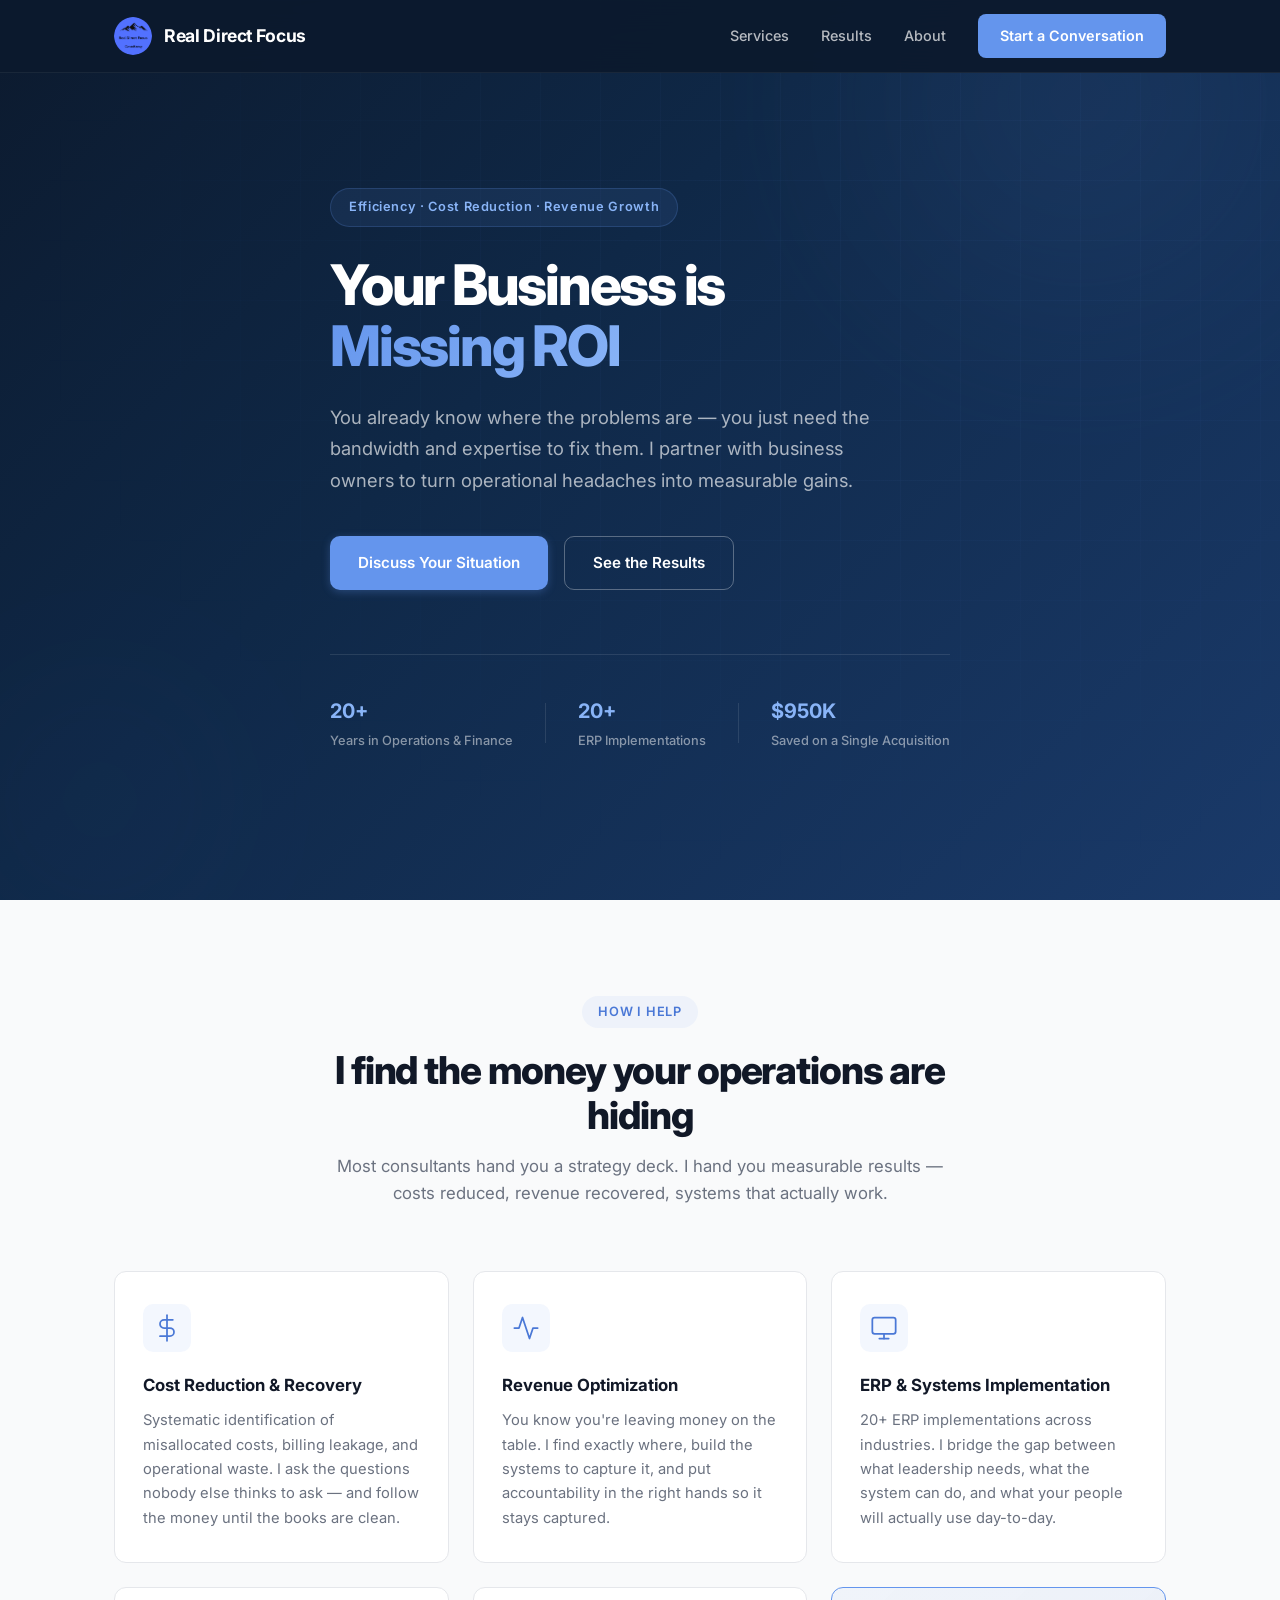
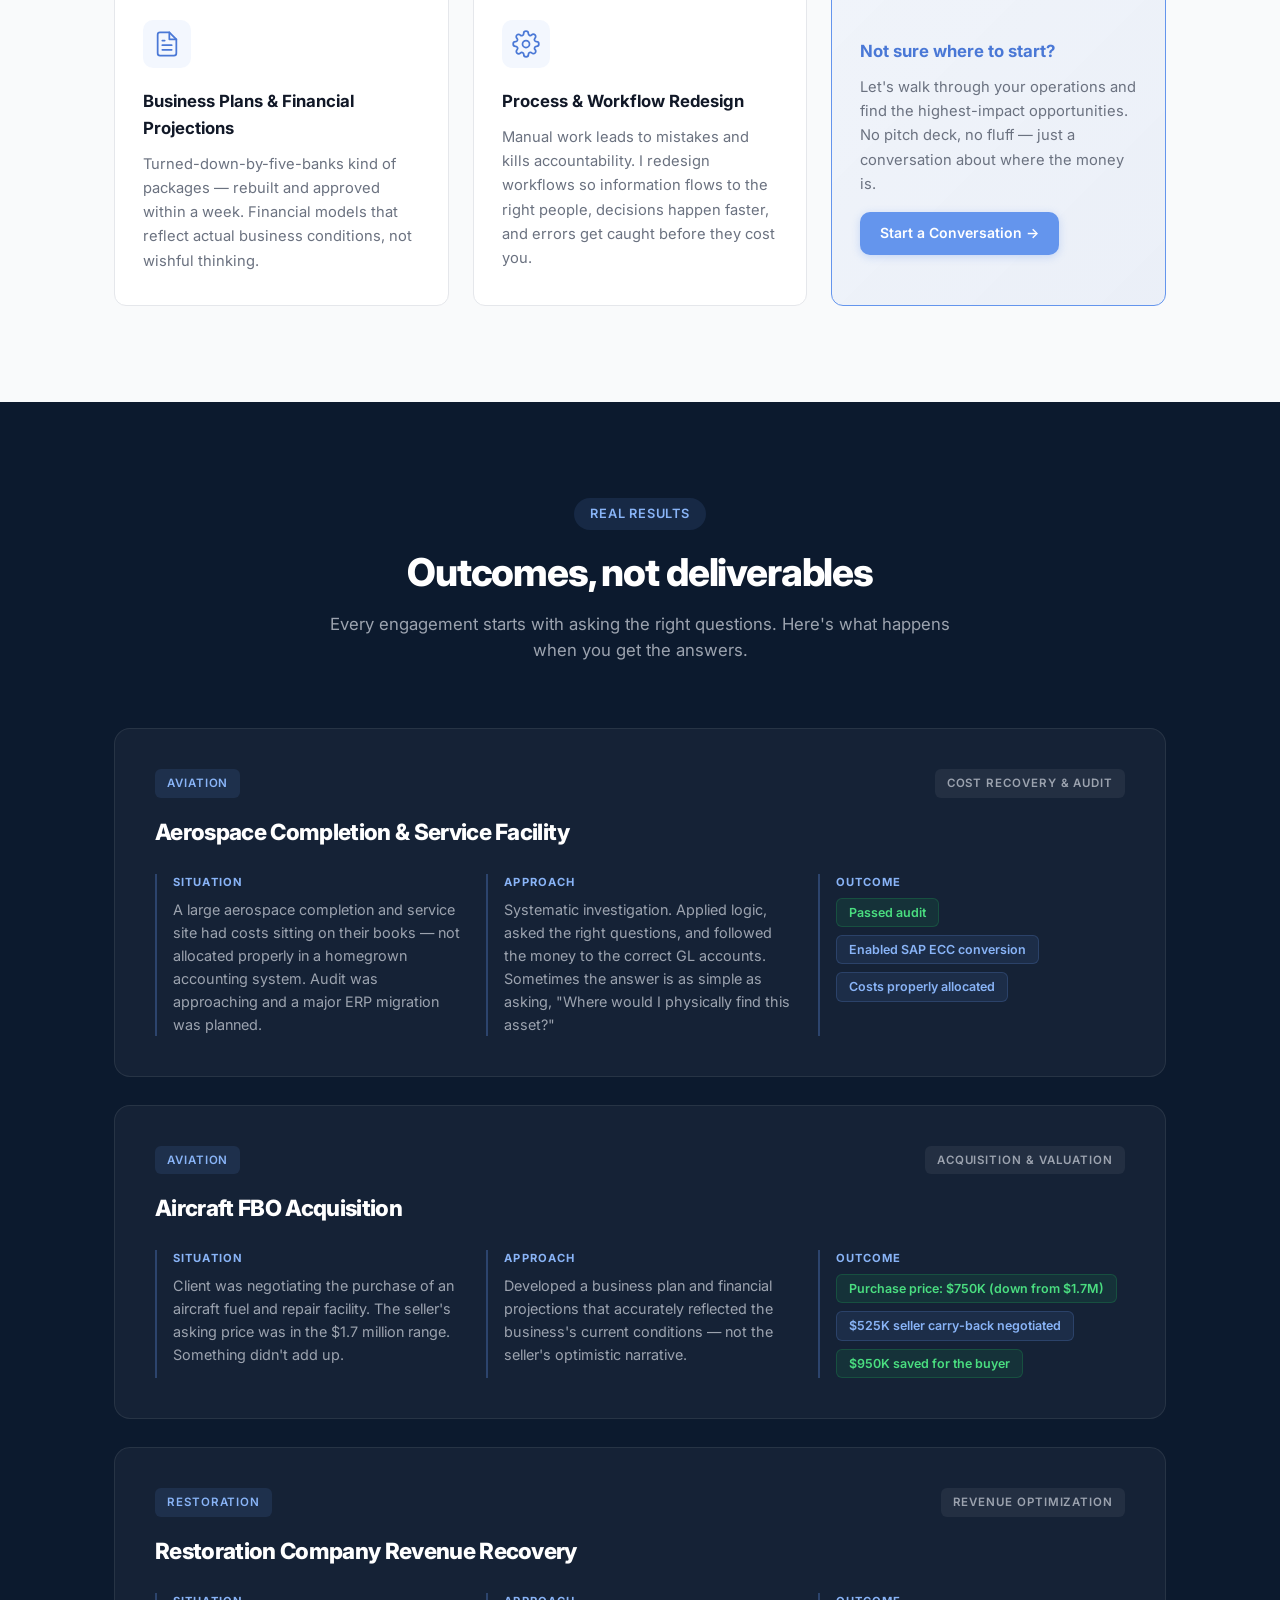
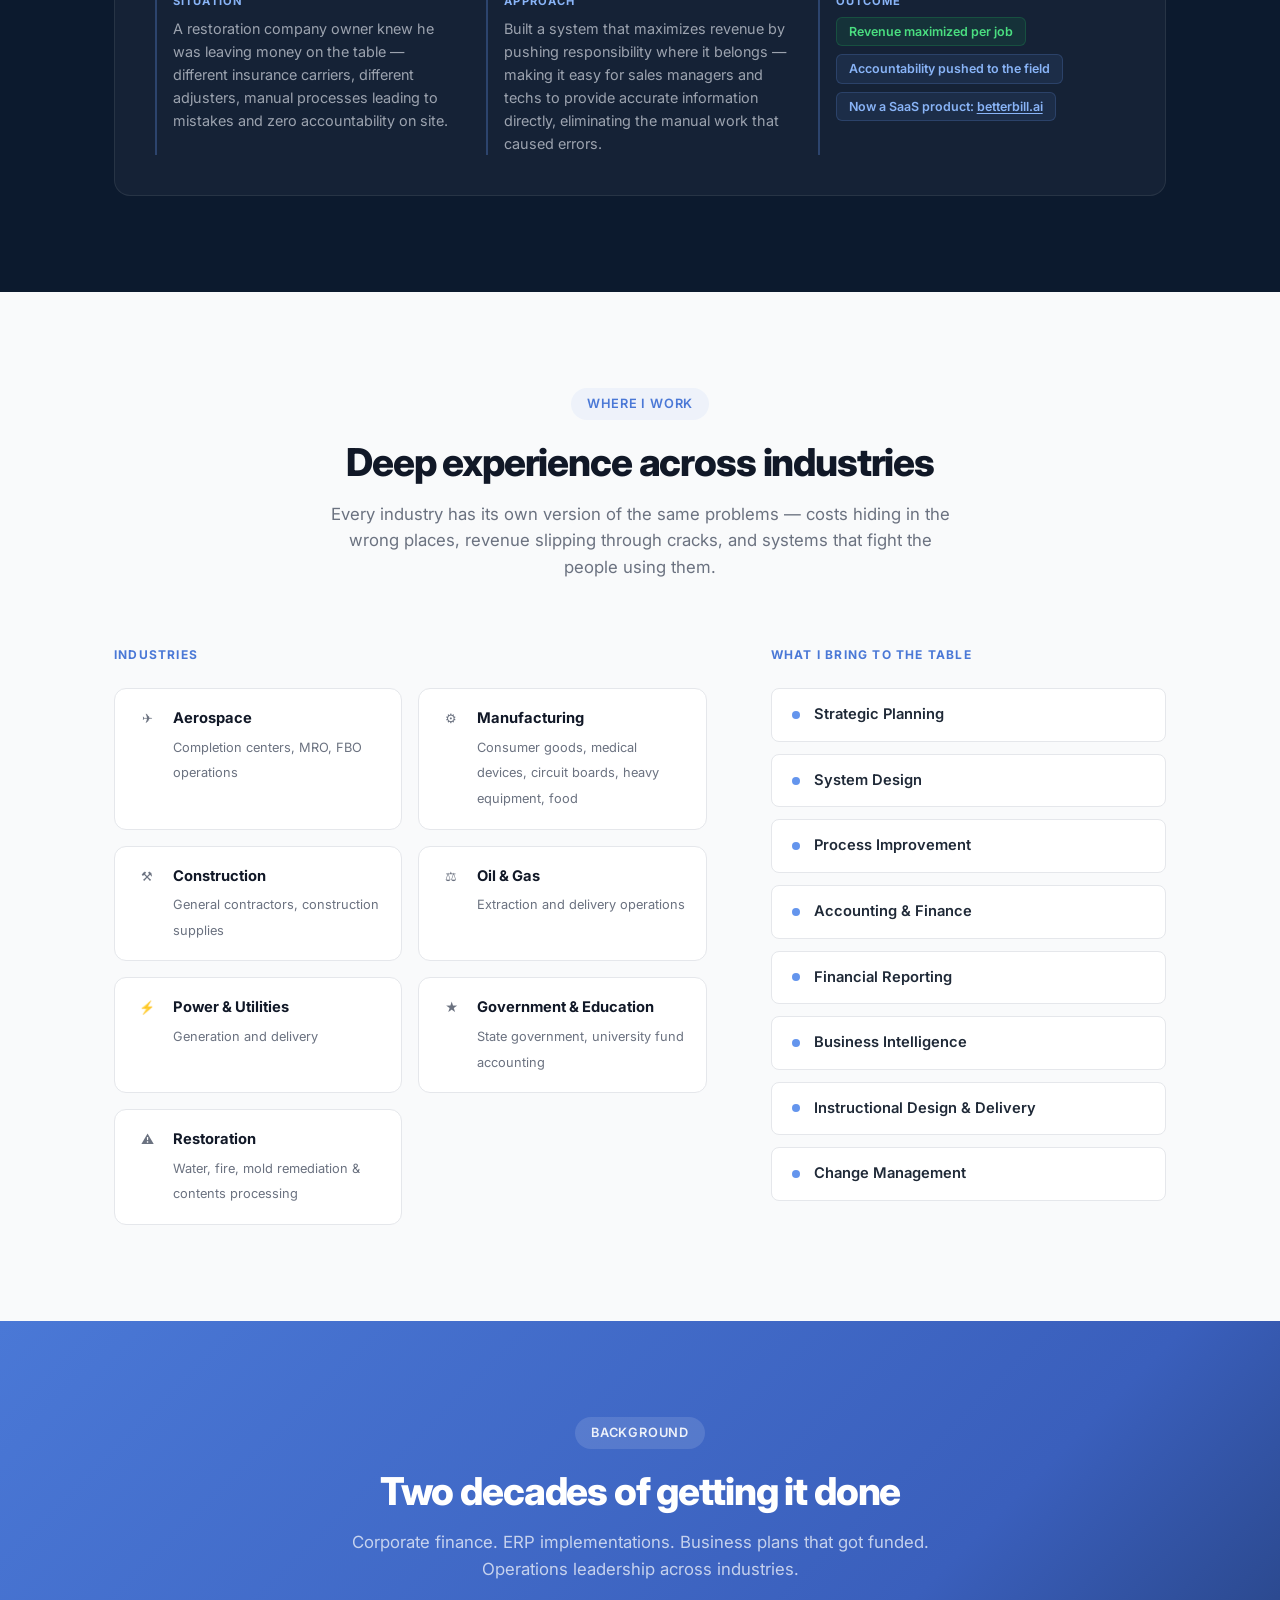
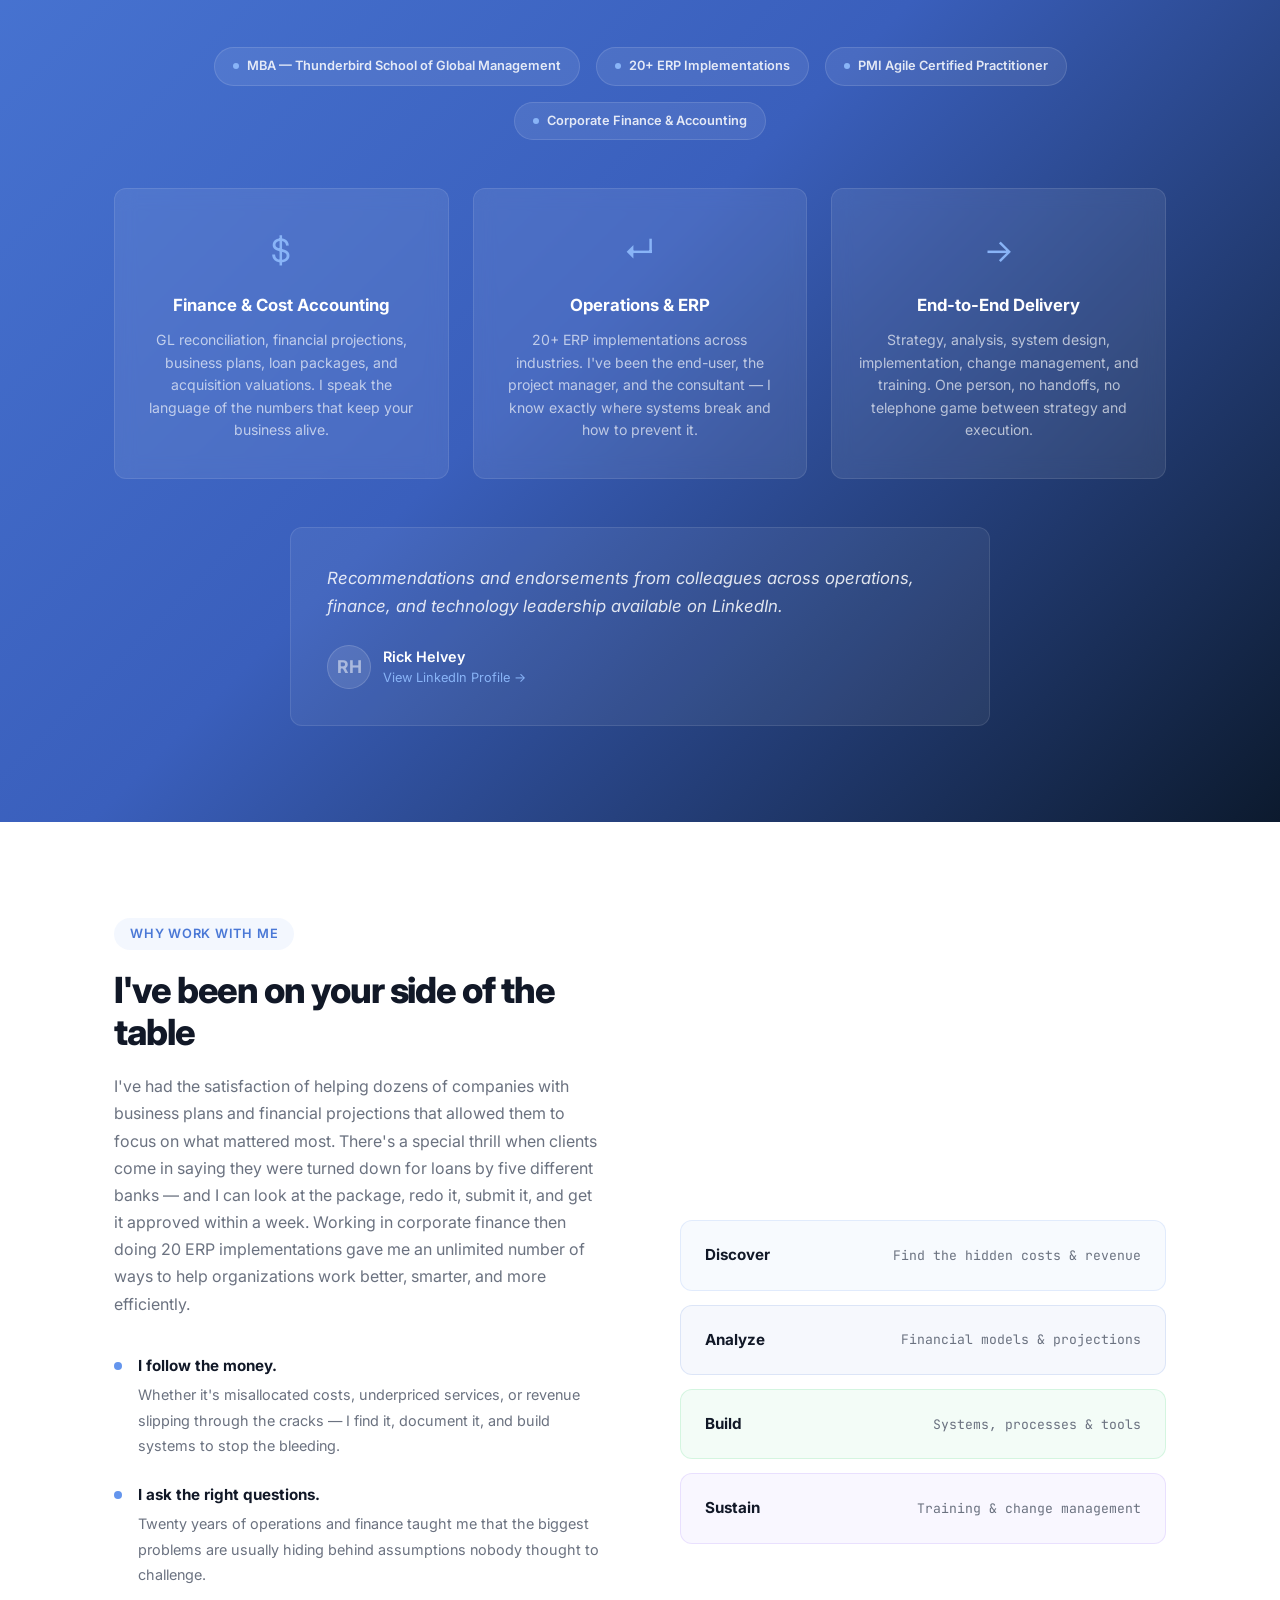
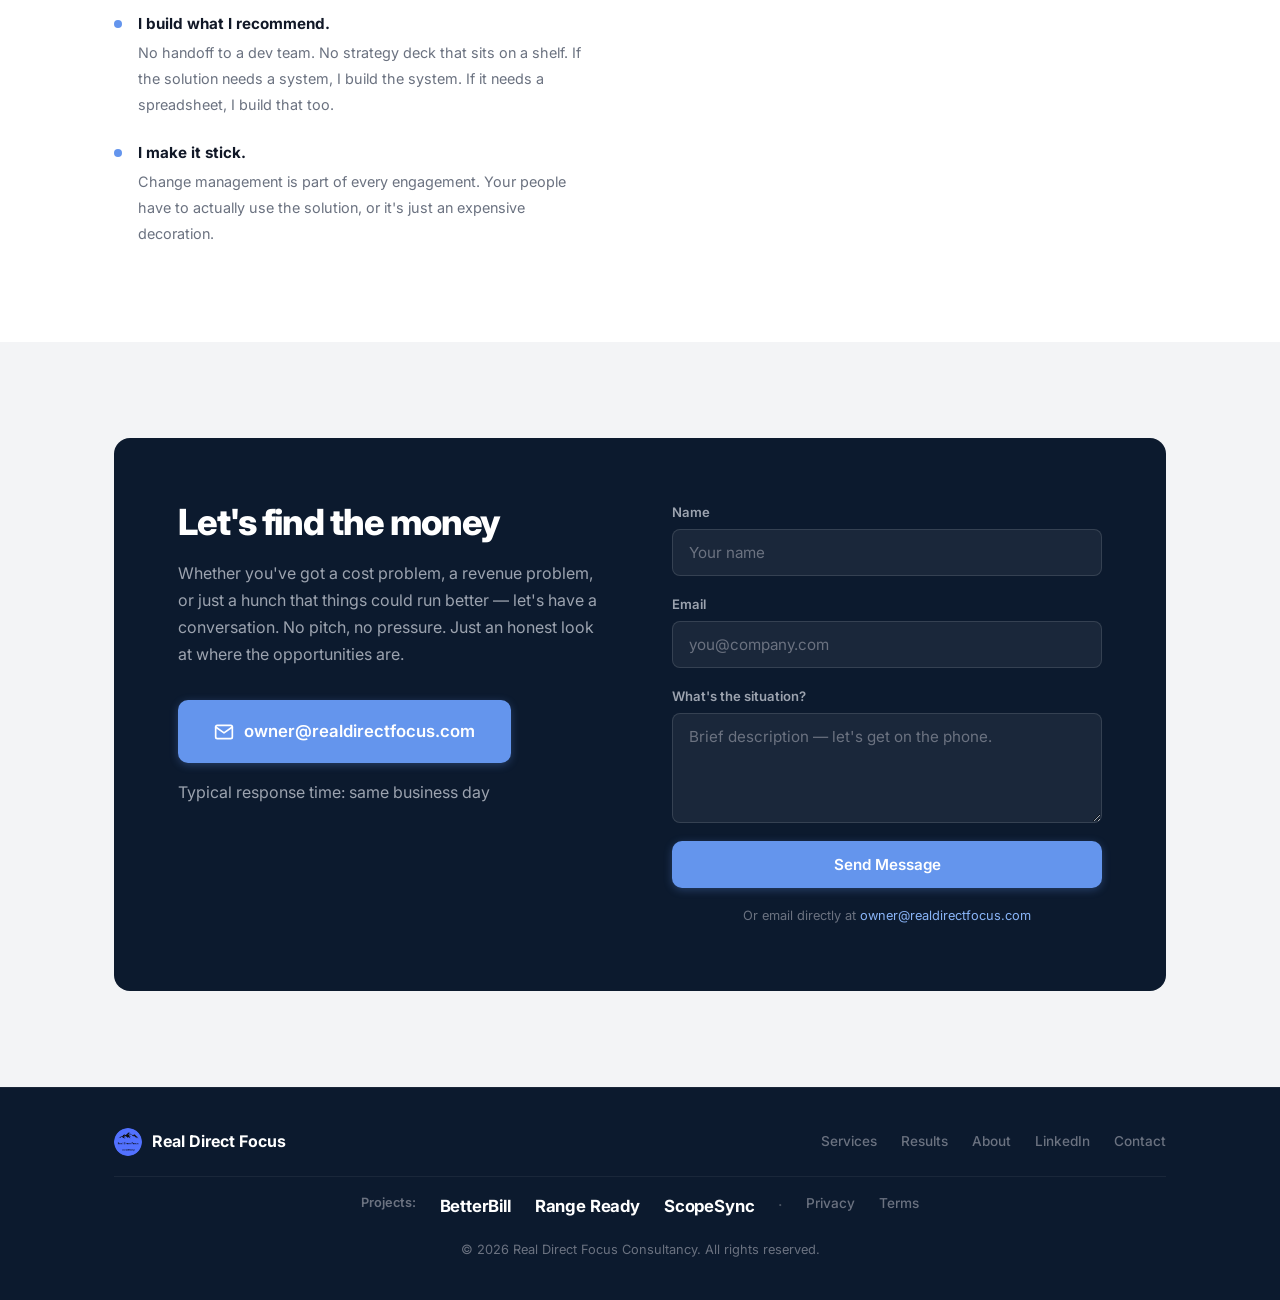
<file: index.html>
<!DOCTYPE html>
<html lang="en">
<head>
  <meta charset="UTF-8">
  <meta name="viewport" content="width=device-width, initial-scale=1.0">
  <title>Real Direct Focus Consultancy — Business Efficiency, Cost Reduction & Revenue Growth</title>
  <meta name="description" content="Business consultancy specializing in operational efficiency, financial restructuring, ERP implementation, and custom solutions that reduce costs and increase revenue. 20+ years. 20+ engagements.">
  <meta name="keywords" content="business consultancy, operational efficiency, cost reduction, ERP implementation, financial projections, business plans, revenue optimization, process improvement">
  <meta name="author" content="Rick Helvey — Real Direct Focus Consultancy">

  <!-- Open Graph -->
  <meta property="og:title" content="Real Direct Focus Consultancy — Find Efficiencies. Reduce Costs. Grow Revenue.">
  <meta property="og:description" content="I walk into operational complexity and create clarity that gets results — loans approved, costs allocated, revenue maximized.">
  <meta property="og:type" content="website">
  <meta property="og:url" content="https://realdirectfocus.com">
  <meta property="og:image" content="https://realdirectfocus.com/og-image.png">

  <!-- Favicon -->
  <link rel="icon" type="image/svg+xml" href="favicon.svg">

  <!-- Fonts -->
  <link rel="preconnect" href="https://fonts.googleapis.com">
  <link rel="preconnect" href="https://fonts.gstatic.com" crossorigin>
  <link href="https://fonts.googleapis.com/css2?family=Inter:wght@400;500;600;700;800&family=JetBrains+Mono:wght@400;500&display=swap" rel="stylesheet">

  <link rel="stylesheet" href="styles.css">

  <!-- Structured Data -->
  <script type="application/ld+json">
  {
    "@context": "https://schema.org",
    "@type": "ProfessionalService",
    "name": "Real Direct Focus Consultancy",
    "description": "Business consultancy specializing in operational efficiency, cost reduction, revenue optimization, ERP implementation, and financial restructuring.",
    "url": "https://realdirectfocus.com",
    "email": "owner@realdirectfocus.com",
    "founder": {
      "@type": "Person",
      "name": "Rick Helvey",
      "jobTitle": "Principal Consultant",
      "alumniOf": "Thunderbird School of Global Management"
    },
    "serviceType": ["Business Consulting", "Operational Efficiency", "ERP Implementation", "Financial Restructuring", "Custom Software Development"],
    "areaServed": "US"
  }
  </script>
</head>
<body>
  <!-- Navigation -->
  <nav class="nav" id="nav">
    <div class="nav-container">
      <a href="#" class="nav-logo">
        <img src="logo.png" alt="Real Direct Focus" class="logo-img">
        <span>Real Direct Focus</span>
      </a>
      <div class="nav-links" id="nav-links">
        <a href="#services">Services</a>
        <a href="#results">Results</a>
        <a href="#about">About</a>
        <a href="#contact" class="nav-cta">Start a Conversation</a>
      </div>
      <button class="nav-toggle" id="nav-toggle" aria-label="Toggle navigation">
        <span></span>
        <span></span>
        <span></span>
      </button>
    </div>
  </nav>

  <!-- Hero Section -->
  <section class="hero">
    <div class="hero-bg">
      <div class="grid-overlay"></div>
      <div class="gradient-orb orb-1"></div>
      <div class="gradient-orb orb-2"></div>
    </div>
    <div class="container hero-content">
      <div class="hero-badge">Efficiency &middot; Cost Reduction &middot; Revenue Growth</div>
      <h1>Your Business is<br><span class="text-gradient">Missing ROI</span></h1>
      <p class="hero-sub">You already know where the problems are — you just need the bandwidth and expertise to fix them. I partner with business owners to turn operational headaches into measurable gains.</p>
      <div class="hero-actions">
        <a href="#contact" class="btn btn-primary">Discuss Your Situation</a>
        <a href="#results" class="btn btn-secondary">See the Results</a>
      </div>
      <div class="hero-stats">
        <div class="stat">
          <span class="stat-value">20+</span>
          <span class="stat-label">Years in Operations & Finance</span>
        </div>
        <div class="stat-divider"></div>
        <div class="stat">
          <span class="stat-value">20+</span>
          <span class="stat-label">ERP Implementations</span>
        </div>
        <div class="stat-divider"></div>
        <div class="stat">
          <span class="stat-value">$950K</span>
          <span class="stat-label">Saved on a Single Acquisition</span>
        </div>
      </div>
    </div>
  </section>

  <!-- Services Section -->
  <section class="services" id="services">
    <div class="container">
      <div class="section-header">
        <span class="section-tag">How I Help</span>
        <h2>I find the money your operations are hiding</h2>
        <p>Most consultants hand you a strategy deck. I hand you measurable results — costs reduced, revenue recovered, systems that actually work.</p>
      </div>
      <div class="services-grid">
        <div class="service-card">
          <div class="service-icon">
            <svg width="28" height="28" viewBox="0 0 24 24" fill="none" stroke="currentColor" stroke-width="1.5" stroke-linecap="round" stroke-linejoin="round">
              <line x1="12" y1="1" x2="12" y2="23"/><path d="M17 5H9.5a3.5 3.5 0 0 0 0 7h5a3.5 3.5 0 0 1 0 7H6"/>
            </svg>
          </div>
          <h3>Cost Reduction & Recovery</h3>
          <p>Systematic identification of misallocated costs, billing leakage, and operational waste. I ask the questions nobody else thinks to ask — and follow the money until the books are clean.</p>
        </div>
        <div class="service-card">
          <div class="service-icon">
            <svg width="28" height="28" viewBox="0 0 24 24" fill="none" stroke="currentColor" stroke-width="1.5" stroke-linecap="round" stroke-linejoin="round">
              <polyline points="22 12 18 12 15 21 9 3 6 12 2 12"/>
            </svg>
          </div>
          <h3>Revenue Optimization</h3>
          <p>You know you're leaving money on the table. I find exactly where, build the systems to capture it, and put accountability in the right hands so it stays captured.</p>
        </div>
        <div class="service-card">
          <div class="service-icon">
            <svg width="28" height="28" viewBox="0 0 24 24" fill="none" stroke="currentColor" stroke-width="1.5" stroke-linecap="round" stroke-linejoin="round">
              <rect x="2" y="3" width="20" height="14" rx="2" ry="2"/><line x1="8" y1="21" x2="16" y2="21"/><line x1="12" y1="17" x2="12" y2="21"/>
            </svg>
          </div>
          <h3>ERP & Systems Implementation</h3>
          <p>20+ ERP implementations across industries. I bridge the gap between what leadership needs, what the system can do, and what your people will actually use day-to-day.</p>
        </div>
        <div class="service-card">
          <div class="service-icon">
            <svg width="28" height="28" viewBox="0 0 24 24" fill="none" stroke="currentColor" stroke-width="1.5" stroke-linecap="round" stroke-linejoin="round">
              <path d="M14 2H6a2 2 0 0 0-2 2v16a2 2 0 0 0 2 2h12a2 2 0 0 0 2-2V8z"/><polyline points="14 2 14 8 20 8"/><line x1="16" y1="13" x2="8" y2="13"/><line x1="16" y1="17" x2="8" y2="17"/><polyline points="10 9 9 9 8 9"/>
            </svg>
          </div>
          <h3>Business Plans & Financial Projections</h3>
          <p>Turned-down-by-five-banks kind of packages — rebuilt and approved within a week. Financial models that reflect actual business conditions, not wishful thinking.</p>
        </div>
        <div class="service-card">
          <div class="service-icon">
            <svg width="28" height="28" viewBox="0 0 24 24" fill="none" stroke="currentColor" stroke-width="1.5" stroke-linecap="round" stroke-linejoin="round">
              <circle cx="12" cy="12" r="3"/><path d="M19.4 15a1.65 1.65 0 0 0 .33 1.82l.06.06a2 2 0 0 1 0 2.83 2 2 0 0 1-2.83 0l-.06-.06a1.65 1.65 0 0 0-1.82-.33 1.65 1.65 0 0 0-1 1.51V21a2 2 0 0 1-2 2 2 2 0 0 1-2-2v-.09A1.65 1.65 0 0 0 9 19.4a1.65 1.65 0 0 0-1.82.33l-.06.06a2 2 0 0 1-2.83 0 2 2 0 0 1 0-2.83l.06-.06A1.65 1.65 0 0 0 4.68 15a1.65 1.65 0 0 0-1.51-1H3a2 2 0 0 1-2-2 2 2 0 0 1 2-2h.09A1.65 1.65 0 0 0 4.6 9a1.65 1.65 0 0 0-.33-1.82l-.06-.06a2 2 0 0 1 0-2.83 2 2 0 0 1 2.83 0l.06.06A1.65 1.65 0 0 0 9 4.68a1.65 1.65 0 0 0 1-1.51V3a2 2 0 0 1 2-2 2 2 0 0 1 2 2v.09a1.65 1.65 0 0 0 1 1.51 1.65 1.65 0 0 0 1.82-.33l.06-.06a2 2 0 0 1 2.83 0 2 2 0 0 1 0 2.83l-.06.06A1.65 1.65 0 0 0 19.4 9a1.65 1.65 0 0 0 1.51 1H21a2 2 0 0 1 2 2 2 2 0 0 1-2 2h-.09a1.65 1.65 0 0 0-1.51 1z"/>
            </svg>
          </div>
          <h3>Process & Workflow Redesign</h3>
          <p>Manual work leads to mistakes and kills accountability. I redesign workflows so information flows to the right people, decisions happen faster, and errors get caught before they cost you.</p>
        </div>
        <div class="service-card service-card-cta">
          <h3>Not sure where to start?</h3>
          <p>Let's walk through your operations and find the highest-impact opportunities. No pitch deck, no fluff — just a conversation about where the money is.</p>
          <a href="#contact" class="btn btn-primary btn-sm">Start a Conversation &rarr;</a>
        </div>
      </div>
    </div>
  </section>

  <!-- Results Section -->
  <section class="results section-dark" id="results">
    <div class="container">
      <div class="section-header">
        <span class="section-tag">Real Results</span>
        <h2>Outcomes, not deliverables</h2>
        <p>Every engagement starts with asking the right questions. Here's what happens when you get the answers.</p>
      </div>
      <div class="results-grid">
        <!-- Bombardier Card -->
        <div class="result-card">
          <div class="result-header">
            <span class="result-industry">Aviation</span>
            <span class="result-type">Cost Recovery & Audit</span>
          </div>
          <h3 class="result-title">Aerospace Completion & Service Facility</h3>
          <div class="result-details">
            <div class="result-detail">
              <span class="detail-label">Situation</span>
              <p>A large aerospace completion and service site had costs sitting on their books — not allocated properly in a homegrown accounting system. Audit was approaching and a major ERP migration was planned.</p>
            </div>
            <div class="result-detail">
              <span class="detail-label">Approach</span>
              <p>Systematic investigation. Applied logic, asked the right questions, and followed the money to the correct GL accounts. Sometimes the answer is as simple as asking, "Where would I physically find this asset?"</p>
            </div>
            <div class="result-detail">
              <span class="detail-label">Outcome</span>
              <div class="result-outcomes">
                <span class="outcome-tag outcome-green">Passed audit</span>
                <span class="outcome-tag outcome-blue">Enabled SAP ECC conversion</span>
                <span class="outcome-tag outcome-blue">Costs properly allocated</span>
              </div>
            </div>
          </div>
        </div>

        <!-- FBO Acquisition Card -->
        <div class="result-card">
          <div class="result-header">
            <span class="result-industry">Aviation</span>
            <span class="result-type">Acquisition & Valuation</span>
          </div>
          <h3 class="result-title">Aircraft FBO Acquisition</h3>
          <div class="result-details">
            <div class="result-detail">
              <span class="detail-label">Situation</span>
              <p>Client was negotiating the purchase of an aircraft fuel and repair facility. The seller's asking price was in the $1.7 million range. Something didn't add up.</p>
            </div>
            <div class="result-detail">
              <span class="detail-label">Approach</span>
              <p>Developed a business plan and financial projections that accurately reflected the business's current conditions — not the seller's optimistic narrative.</p>
            </div>
            <div class="result-detail">
              <span class="detail-label">Outcome</span>
              <div class="result-outcomes">
                <span class="outcome-tag outcome-green">Purchase price: $750K (down from $1.7M)</span>
                <span class="outcome-tag outcome-blue">$525K seller carry-back negotiated</span>
                <span class="outcome-tag outcome-green">$950K saved for the buyer</span>
              </div>
            </div>
          </div>
        </div>

        <!-- BetterBill Card -->
        <div class="result-card">
          <div class="result-header">
            <span class="result-industry">Restoration</span>
            <span class="result-type">Revenue Optimization</span>
          </div>
          <h3 class="result-title">Restoration Company Revenue Recovery</h3>
          <div class="result-details">
            <div class="result-detail">
              <span class="detail-label">Situation</span>
              <p>A restoration company owner knew he was leaving money on the table — different insurance carriers, different adjusters, manual processes leading to mistakes and zero accountability on site.</p>
            </div>
            <div class="result-detail">
              <span class="detail-label">Approach</span>
              <p>Built a system that maximizes revenue by pushing responsibility where it belongs — making it easy for sales managers and techs to provide accurate information directly, eliminating the manual work that caused errors.</p>
            </div>
            <div class="result-detail">
              <span class="detail-label">Outcome</span>
              <div class="result-outcomes">
                <span class="outcome-tag outcome-green">Revenue maximized per job</span>
                <span class="outcome-tag outcome-blue">Accountability pushed to the field</span>
                <span class="outcome-tag outcome-blue">Now a SaaS product: <a href="https://betterbill.ai" target="_blank" rel="noopener">betterbill.ai</a></span>
              </div>
            </div>
          </div>
        </div>
      </div>
    </div>
  </section>

  <!-- Industries & Expertise Section -->
  <section class="expertise" id="expertise">
    <div class="container">
      <div class="section-header">
        <span class="section-tag">Where I Work</span>
        <h2>Deep experience across industries</h2>
        <p>Every industry has its own version of the same problems — costs hiding in the wrong places, revenue slipping through cracks, and systems that fight the people using them.</p>
      </div>

      <div class="expertise-layout">
        <!-- Industries -->
        <div class="expertise-block">
          <h3 class="expertise-block-title">Industries</h3>
          <div class="industry-grid">
            <div class="industry-tag">
              <span class="industry-icon">&#9992;</span>
              <div>
                <strong>Aerospace</strong>
                <span>Completion centers, MRO, FBO operations</span>
              </div>
            </div>
            <div class="industry-tag">
              <span class="industry-icon">&#9881;</span>
              <div>
                <strong>Manufacturing</strong>
                <span>Consumer goods, medical devices, circuit boards, heavy equipment, food</span>
              </div>
            </div>
            <div class="industry-tag">
              <span class="industry-icon">&#9874;</span>
              <div>
                <strong>Construction</strong>
                <span>General contractors, construction supplies</span>
              </div>
            </div>
            <div class="industry-tag">
              <span class="industry-icon">&#9878;</span>
              <div>
                <strong>Oil & Gas</strong>
                <span>Extraction and delivery operations</span>
              </div>
            </div>
            <div class="industry-tag">
              <span class="industry-icon">&#9889;</span>
              <div>
                <strong>Power & Utilities</strong>
                <span>Generation and delivery</span>
              </div>
            </div>
            <div class="industry-tag">
              <span class="industry-icon">&#9733;</span>
              <div>
                <strong>Government & Education</strong>
                <span>State government, university fund accounting</span>
              </div>
            </div>
            <div class="industry-tag">
              <span class="industry-icon">&#9888;</span>
              <div>
                <strong>Restoration</strong>
                <span>Water, fire, mold remediation & contents processing</span>
              </div>
            </div>
          </div>
        </div>

        <!-- Skills -->
        <div class="expertise-block">
          <h3 class="expertise-block-title">What I Bring to the Table</h3>
          <div class="skills-grid">
            <div class="skill-item">
              <div class="skill-marker"></div>
              <span>Strategic Planning</span>
            </div>
            <div class="skill-item">
              <div class="skill-marker"></div>
              <span>System Design</span>
            </div>
            <div class="skill-item">
              <div class="skill-marker"></div>
              <span>Process Improvement</span>
            </div>
            <div class="skill-item">
              <div class="skill-marker"></div>
              <span>Accounting & Finance</span>
            </div>
            <div class="skill-item">
              <div class="skill-marker"></div>
              <span>Financial Reporting</span>
            </div>
            <div class="skill-item">
              <div class="skill-marker"></div>
              <span>Business Intelligence</span>
            </div>
            <div class="skill-item">
              <div class="skill-marker"></div>
              <span>Instructional Design & Delivery</span>
            </div>
            <div class="skill-item">
              <div class="skill-marker"></div>
              <span>Change Management</span>
            </div>
          </div>
        </div>
      </div>
    </div>
  </section>

  <!-- Credentials Section -->
  <section class="social-proof" id="proof">
    <div class="container">
      <div class="section-header">
        <span class="section-tag">Background</span>
        <h2>Two decades of getting it done</h2>
        <p>Corporate finance. ERP implementations. Business plans that got funded. Operations leadership across industries.</p>
      </div>

      <!-- Certifications bar -->
      <div class="cert-bar">
        <div class="cert-badge"><span class="cert-dot"></span> MBA — Thunderbird School of Global Management</div>
        <div class="cert-badge"><span class="cert-dot"></span> 20+ ERP Implementations</div>
        <div class="cert-badge"><span class="cert-dot"></span> PMI Agile Certified Practitioner</div>
        <div class="cert-badge"><span class="cert-dot"></span> Corporate Finance & Accounting</div>
      </div>

      <div class="credentials-grid">
        <div class="credential-card">
          <div class="credential-icon">$</div>
          <h3>Finance & Cost Accounting</h3>
          <p>GL reconciliation, financial projections, business plans, loan packages, and acquisition valuations. I speak the language of the numbers that keep your business alive.</p>
        </div>
        <div class="credential-card">
          <div class="credential-icon">&crarr;</div>
          <h3>Operations & ERP</h3>
          <p>20+ ERP implementations across industries. I've been the end-user, the project manager, and the consultant — I know exactly where systems break and how to prevent it.</p>
        </div>
        <div class="credential-card">
          <div class="credential-icon">&rarr;</div>
          <h3>End-to-End Delivery</h3>
          <p>Strategy, analysis, system design, implementation, change management, and training. One person, no handoffs, no telephone game between strategy and execution.</p>
        </div>
      </div>

      <!-- Testimonial -->
      <div class="testimonials">
        <div class="testimonial-card">
          <p class="testimonial-text">Recommendations and endorsements from colleagues across operations, finance, and technology leadership available on LinkedIn.</p>
          <div class="testimonial-author">
            <div class="testimonial-avatar">RH</div>
            <div>
              <span class="testimonial-name">Rick Helvey</span>
              <span class="testimonial-role"><a href="https://www.linkedin.com/in/rick-helvey-6017708/" target="_blank" rel="noopener">View LinkedIn Profile &rarr;</a></span>
            </div>
          </div>
        </div>
      </div>
    </div>
  </section>

  <!-- About Section -->
  <section class="about" id="about">
    <div class="container">
      <div class="about-grid">
        <div class="about-content">
          <span class="section-tag">Why Work With Me</span>
          <h2>I've been on your side of the table</h2>
          <p>I've had the satisfaction of helping dozens of companies with business plans and financial projections that allowed them to focus on what mattered most. There's a special thrill when clients come in saying they were turned down for loans by five different banks — and I can look at the package, redo it, submit it, and get it approved within a week. Working in corporate finance then doing 20 ERP implementations gave me an unlimited number of ways to help organizations work better, smarter, and more efficiently.</p>

          <div class="about-points">
            <div class="about-point">
              <div class="point-marker"></div>
              <div>
                <strong>I follow the money.</strong>
                <span>Whether it's misallocated costs, underpriced services, or revenue slipping through the cracks — I find it, document it, and build systems to stop the bleeding.</span>
              </div>
            </div>
            <div class="about-point">
              <div class="point-marker"></div>
              <div>
                <strong>I ask the right questions.</strong>
                <span>Twenty years of operations and finance taught me that the biggest problems are usually hiding behind assumptions nobody thought to challenge.</span>
              </div>
            </div>
            <div class="about-point">
              <div class="point-marker"></div>
              <div>
                <strong>I build what I recommend.</strong>
                <span>No handoff to a dev team. No strategy deck that sits on a shelf. If the solution needs a system, I build the system. If it needs a spreadsheet, I build that too.</span>
              </div>
            </div>
            <div class="about-point">
              <div class="point-marker"></div>
              <div>
                <strong>I make it stick.</strong>
                <span>Change management is part of every engagement. Your people have to actually use the solution, or it's just an expensive decoration.</span>
              </div>
            </div>
          </div>
        </div>
        <div class="about-visual">
          <div class="capability-stack">
            <div class="cap-layer cap-discover">
              <span class="cap-label">Discover</span>
              <span class="cap-desc">Find the hidden costs & revenue</span>
            </div>
            <div class="cap-layer cap-analyze">
              <span class="cap-label">Analyze</span>
              <span class="cap-desc">Financial models & projections</span>
            </div>
            <div class="cap-layer cap-build">
              <span class="cap-label">Build</span>
              <span class="cap-desc">Systems, processes & tools</span>
            </div>
            <div class="cap-layer cap-sustain">
              <span class="cap-label">Sustain</span>
              <span class="cap-desc">Training & change management</span>
            </div>
          </div>
        </div>
      </div>
    </div>
  </section>

  <!-- Contact Section -->
  <section class="contact" id="contact">
    <div class="container">
      <div class="contact-inner">
        <div class="contact-grid">
          <div class="contact-content">
            <h2>Let's find the money</h2>
            <p>Whether you've got a cost problem, a revenue problem, or just a hunch that things could run better — let's have a conversation. No pitch, no pressure. Just an honest look at where the opportunities are.</p>
            <a href="mailto:owner@realdirectfocus.com?subject=Project%20Inquiry" class="btn btn-primary btn-lg">
              <svg width="20" height="20" viewBox="0 0 24 24" fill="none" stroke="currentColor" stroke-width="2" stroke-linecap="round" stroke-linejoin="round"><path d="M4 4h16c1.1 0 2 .9 2 2v12c0 1.1-.9 2-2 2H4c-1.1 0-2-.9-2-2V6c0-1.1.9-2 2-2z"/><polyline points="22,6 12,13 2,6"/></svg>
              owner@realdirectfocus.com
            </a>
            <p class="contact-response">Typical response time: same business day</p>
          </div>
          <div class="contact-form-wrapper">
            <form class="contact-form" id="contact-form" novalidate>
              <!-- Honeypot — should remain empty -->
              <div aria-hidden="true" style="position:absolute;left:-9999px;width:1px;height:1px;overflow:hidden;">
                <label for="hp">Leave this field empty</label>
                <input type="text" id="hp" name="honeypot" tabindex="-1" autocomplete="off">
              </div>

              <div class="form-group">
                <label for="name">Name</label>
                <input type="text" id="name" name="name" required maxlength="200" autocomplete="name" placeholder="Your name">
              </div>
              <div class="form-group">
                <label for="email">Email</label>
                <input type="email" id="email" name="email" required maxlength="320" autocomplete="email" placeholder="you@company.com">
              </div>
              <div class="form-group">
                <label for="message">What's the situation?</label>
                <textarea id="message" name="message" rows="3" required maxlength="5000" placeholder="Brief description — let's get on the phone."></textarea>
              </div>
              <button type="submit" id="contact-submit" class="btn btn-primary btn-full">Send Message</button>

              <p id="contact-status" class="form-note" role="status" aria-live="polite" hidden></p>

              <p class="form-note">Or email directly at <a href="mailto:owner@realdirectfocus.com">owner@realdirectfocus.com</a></p>
            </form>
          </div>
        </div>
      </div>
    </div>
  </section>

  <!-- Footer -->
  <footer class="footer">
    <div class="container footer-content">
      <div class="footer-brand">
        <img src="logo.png" alt="Real Direct Focus" class="footer-logo-img">
        <span>Real Direct Focus</span>
      </div>
      <div class="footer-links">
        <a href="#services">Services</a>
        <a href="#results">Results</a>
        <a href="#about">About</a>
        <a href="https://www.linkedin.com/in/rick-helvey-6017708/" target="_blank" rel="noopener">LinkedIn</a>
        <a href="#contact">Contact</a>
      </div>
      <div class="footer-links footer-links-secondary">
        <span class="footer-links-label">Projects:</span>
        <a href="https://betterbill.ai" target="_blank" rel="noopener" class="footer-project">BetterBill</a>
        <a href="https://rangeready.net" target="_blank" rel="noopener" class="footer-project">Range Ready</a>
        <a href="https://scopesync.tech" target="_blank" rel="noopener" class="footer-project">ScopeSync</a>
        <span class="footer-divider">&middot;</span>
        <a href="/privacy.html">Privacy</a>
        <a href="/terms.html">Terms</a>
      </div>
      <p class="footer-copy">&copy; 2026 Real Direct Focus Consultancy. All rights reserved.</p>
    </div>
  </footer>

  <script src="script.js"></script>
</body>
</html>
</file>
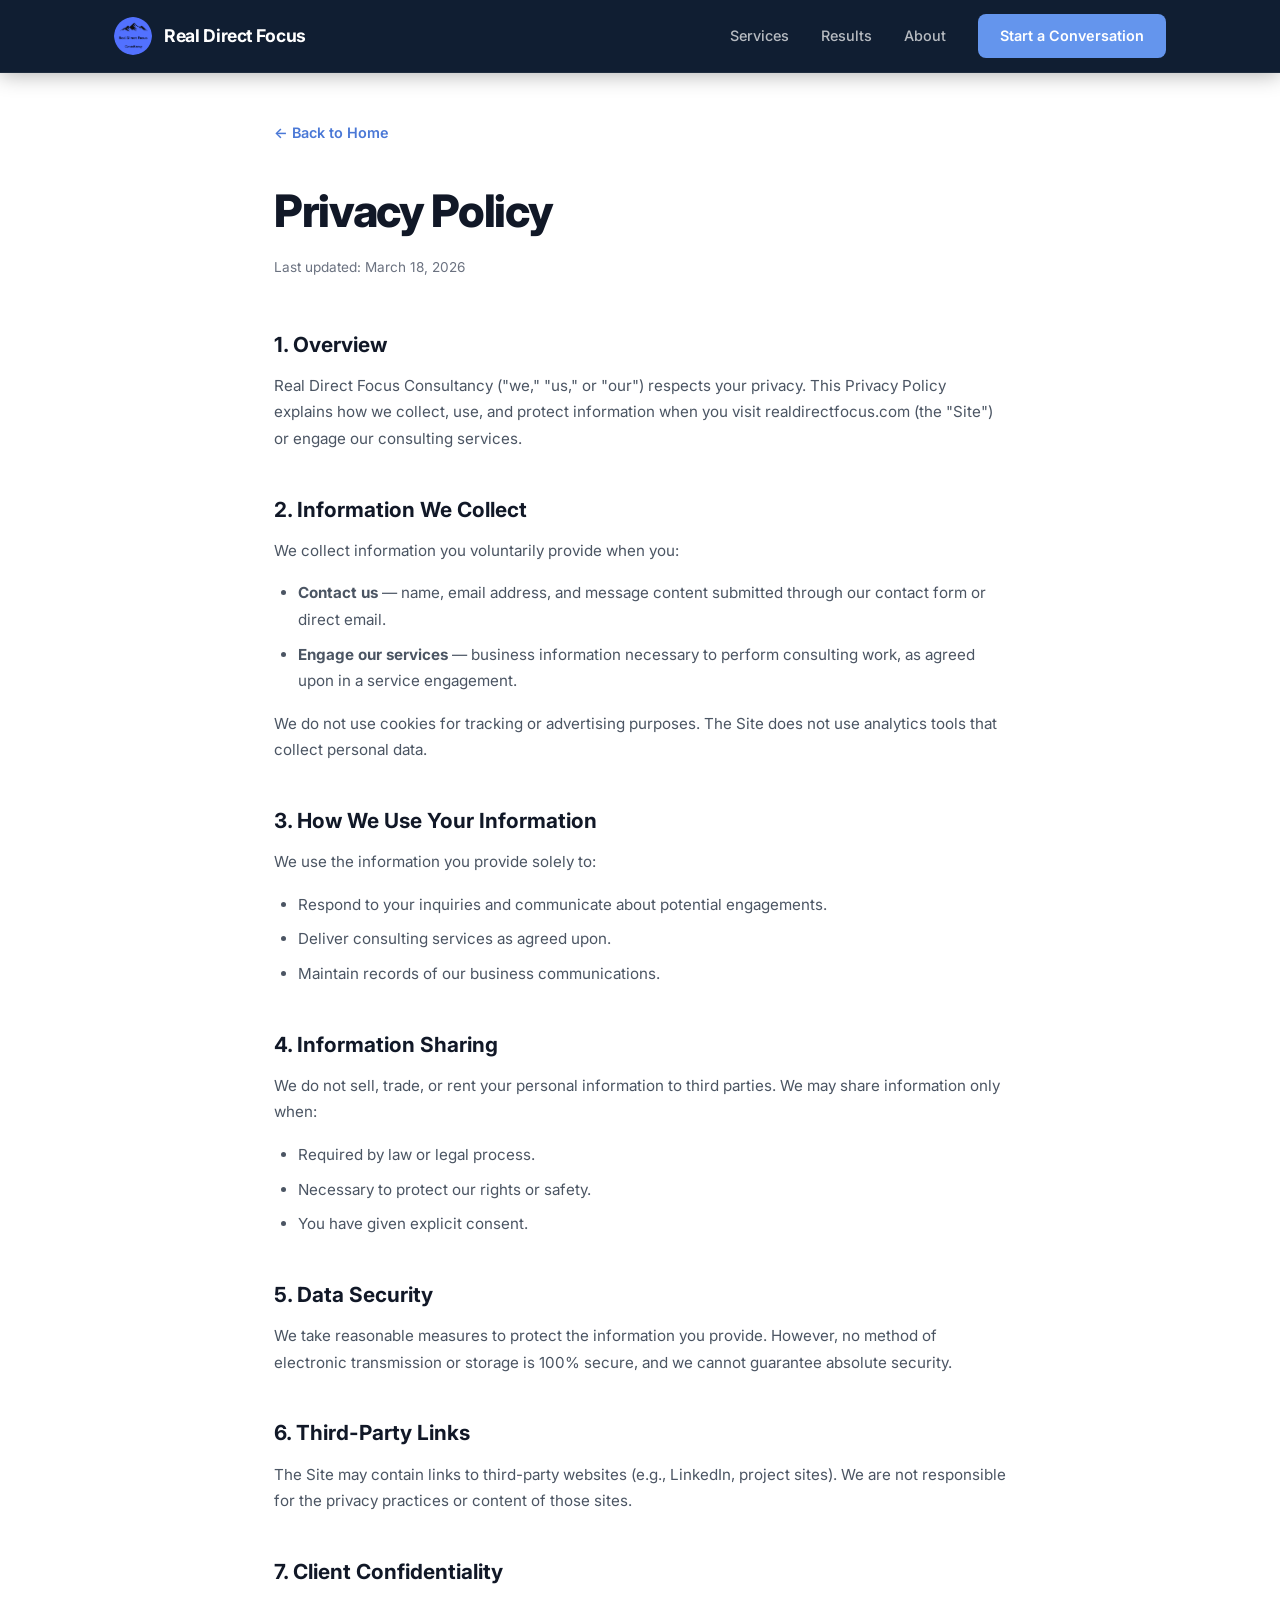
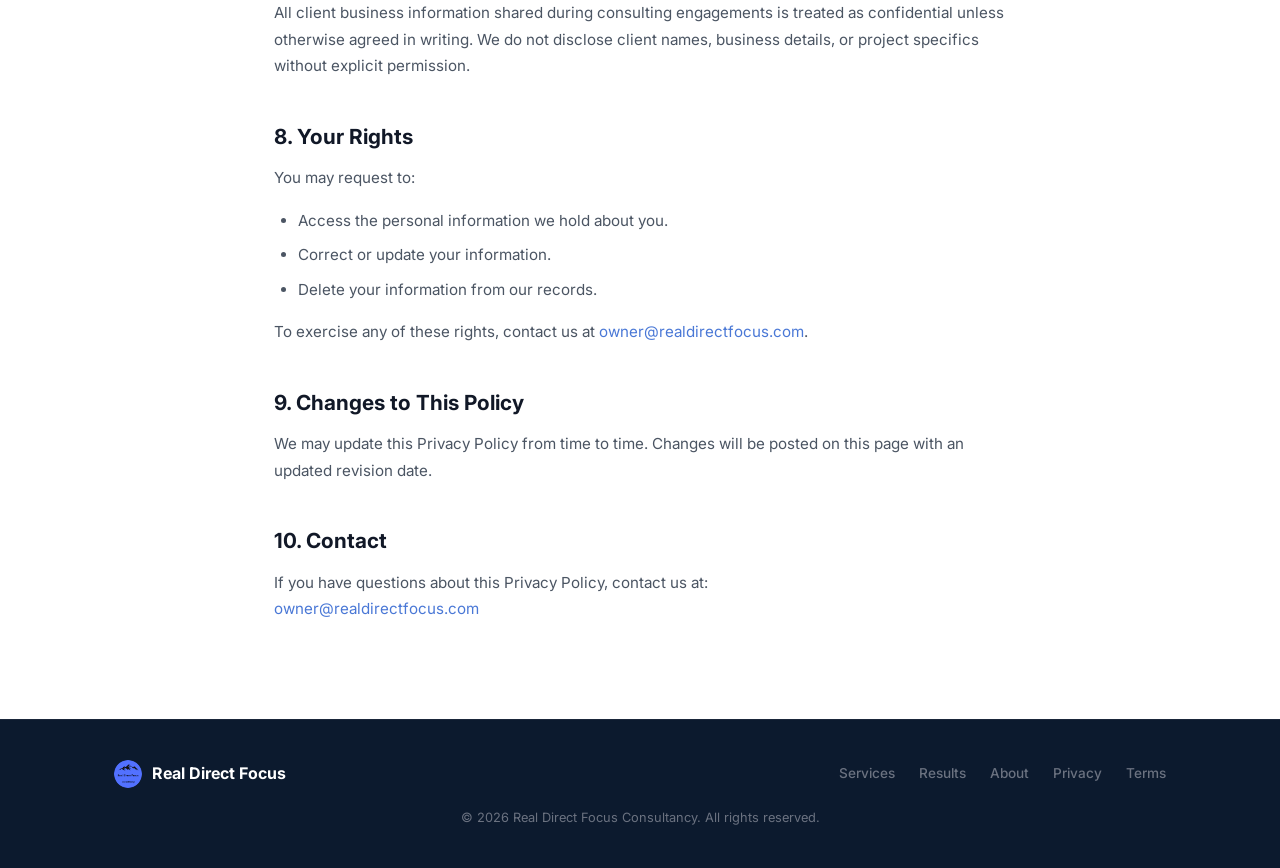
<file: privacy.html>
<!DOCTYPE html>
<html lang="en">
<head>
  <meta charset="UTF-8">
  <meta name="viewport" content="width=device-width, initial-scale=1.0">
  <title>Privacy Policy — Real Direct Focus Consultancy</title>
  <meta name="description" content="Privacy policy for Real Direct Focus Consultancy.">
  <link rel="icon" type="image/svg+xml" href="favicon.svg">
  <link rel="preconnect" href="https://fonts.googleapis.com">
  <link rel="preconnect" href="https://fonts.gstatic.com" crossorigin>
  <link href="https://fonts.googleapis.com/css2?family=Inter:wght@400;500;600;700;800&display=swap" rel="stylesheet">
  <link rel="stylesheet" href="styles.css">
  <style>
    .legal-page { padding: 120px 0 80px; background: var(--white); min-height: 100vh; }
    .legal-page h1 { font-size: clamp(2rem, 4vw, 2.8rem); font-weight: 800; letter-spacing: -0.03em; margin-bottom: 8px; }
    .legal-page .legal-updated { font-size: 0.85rem; color: var(--gray-500); margin-bottom: 48px; }
    .legal-page h2 { font-size: 1.3rem; font-weight: 700; margin-top: 40px; margin-bottom: 12px; color: var(--gray-900); }
    .legal-page p, .legal-page li { font-size: 0.95rem; color: var(--gray-600); line-height: 1.75; margin-bottom: 16px; }
    .legal-page ul { padding-left: 24px; margin-bottom: 16px; }
    .legal-page li { margin-bottom: 8px; }
    .legal-page a { color: var(--blue-500); }
    .legal-back { display: inline-flex; align-items: center; gap: 8px; font-size: 0.9rem; font-weight: 600; color: var(--blue-500); margin-bottom: 32px; }
    .legal-back:hover { color: var(--blue-400); }
  </style>
</head>
<body>
  <!-- Navigation -->
  <nav class="nav scrolled" id="nav">
    <div class="nav-container">
      <a href="/" class="nav-logo">
        <img src="logo.png" alt="Real Direct Focus" class="logo-img">
        <span>Real Direct Focus</span>
      </a>
      <div class="nav-links" id="nav-links">
        <a href="/#services">Services</a>
        <a href="/#results">Results</a>
        <a href="/#about">About</a>
        <a href="/#contact" class="nav-cta">Start a Conversation</a>
      </div>
      <button class="nav-toggle" id="nav-toggle" aria-label="Toggle navigation">
        <span></span><span></span><span></span>
      </button>
    </div>
  </nav>

  <section class="legal-page">
    <div class="container" style="max-width: 780px;">
      <a href="/" class="legal-back">&larr; Back to Home</a>
      <h1>Privacy Policy</h1>
      <p class="legal-updated">Last updated: March 18, 2026</p>

      <h2>1. Overview</h2>
      <p>Real Direct Focus Consultancy ("we," "us," or "our") respects your privacy. This Privacy Policy explains how we collect, use, and protect information when you visit realdirectfocus.com (the "Site") or engage our consulting services.</p>

      <h2>2. Information We Collect</h2>
      <p>We collect information you voluntarily provide when you:</p>
      <ul>
        <li><strong>Contact us</strong> — name, email address, and message content submitted through our contact form or direct email.</li>
        <li><strong>Engage our services</strong> — business information necessary to perform consulting work, as agreed upon in a service engagement.</li>
      </ul>
      <p>We do not use cookies for tracking or advertising purposes. The Site does not use analytics tools that collect personal data.</p>

      <h2>3. How We Use Your Information</h2>
      <p>We use the information you provide solely to:</p>
      <ul>
        <li>Respond to your inquiries and communicate about potential engagements.</li>
        <li>Deliver consulting services as agreed upon.</li>
        <li>Maintain records of our business communications.</li>
      </ul>

      <h2>4. Information Sharing</h2>
      <p>We do not sell, trade, or rent your personal information to third parties. We may share information only when:</p>
      <ul>
        <li>Required by law or legal process.</li>
        <li>Necessary to protect our rights or safety.</li>
        <li>You have given explicit consent.</li>
      </ul>

      <h2>5. Data Security</h2>
      <p>We take reasonable measures to protect the information you provide. However, no method of electronic transmission or storage is 100% secure, and we cannot guarantee absolute security.</p>

      <h2>6. Third-Party Links</h2>
      <p>The Site may contain links to third-party websites (e.g., LinkedIn, project sites). We are not responsible for the privacy practices or content of those sites.</p>

      <h2>7. Client Confidentiality</h2>
      <p>All client business information shared during consulting engagements is treated as confidential unless otherwise agreed in writing. We do not disclose client names, business details, or project specifics without explicit permission.</p>

      <h2>8. Your Rights</h2>
      <p>You may request to:</p>
      <ul>
        <li>Access the personal information we hold about you.</li>
        <li>Correct or update your information.</li>
        <li>Delete your information from our records.</li>
      </ul>
      <p>To exercise any of these rights, contact us at <a href="mailto:owner@realdirectfocus.com">owner@realdirectfocus.com</a>.</p>

      <h2>9. Changes to This Policy</h2>
      <p>We may update this Privacy Policy from time to time. Changes will be posted on this page with an updated revision date.</p>

      <h2>10. Contact</h2>
      <p>If you have questions about this Privacy Policy, contact us at:<br>
      <a href="mailto:owner@realdirectfocus.com">owner@realdirectfocus.com</a></p>
    </div>
  </section>

  <footer class="footer">
    <div class="container footer-content">
      <div class="footer-brand">
        <img src="logo.png" alt="Real Direct Focus" class="footer-logo-img">
        <span>Real Direct Focus</span>
      </div>
      <div class="footer-links">
        <a href="/#services">Services</a>
        <a href="/#results">Results</a>
        <a href="/#about">About</a>
        <a href="/privacy.html">Privacy</a>
        <a href="/terms.html">Terms</a>
      </div>
      <p class="footer-copy">&copy; 2026 Real Direct Focus Consultancy. All rights reserved.</p>
    </div>
  </footer>

  <script>
    // Mobile nav toggle
    const navToggle = document.getElementById('nav-toggle');
    const navLinks = document.getElementById('nav-links');
    navToggle.addEventListener('click', () => {
      navToggle.classList.toggle('active');
      navLinks.classList.toggle('active');
    });
  </script>
</body>
</html>
</file>
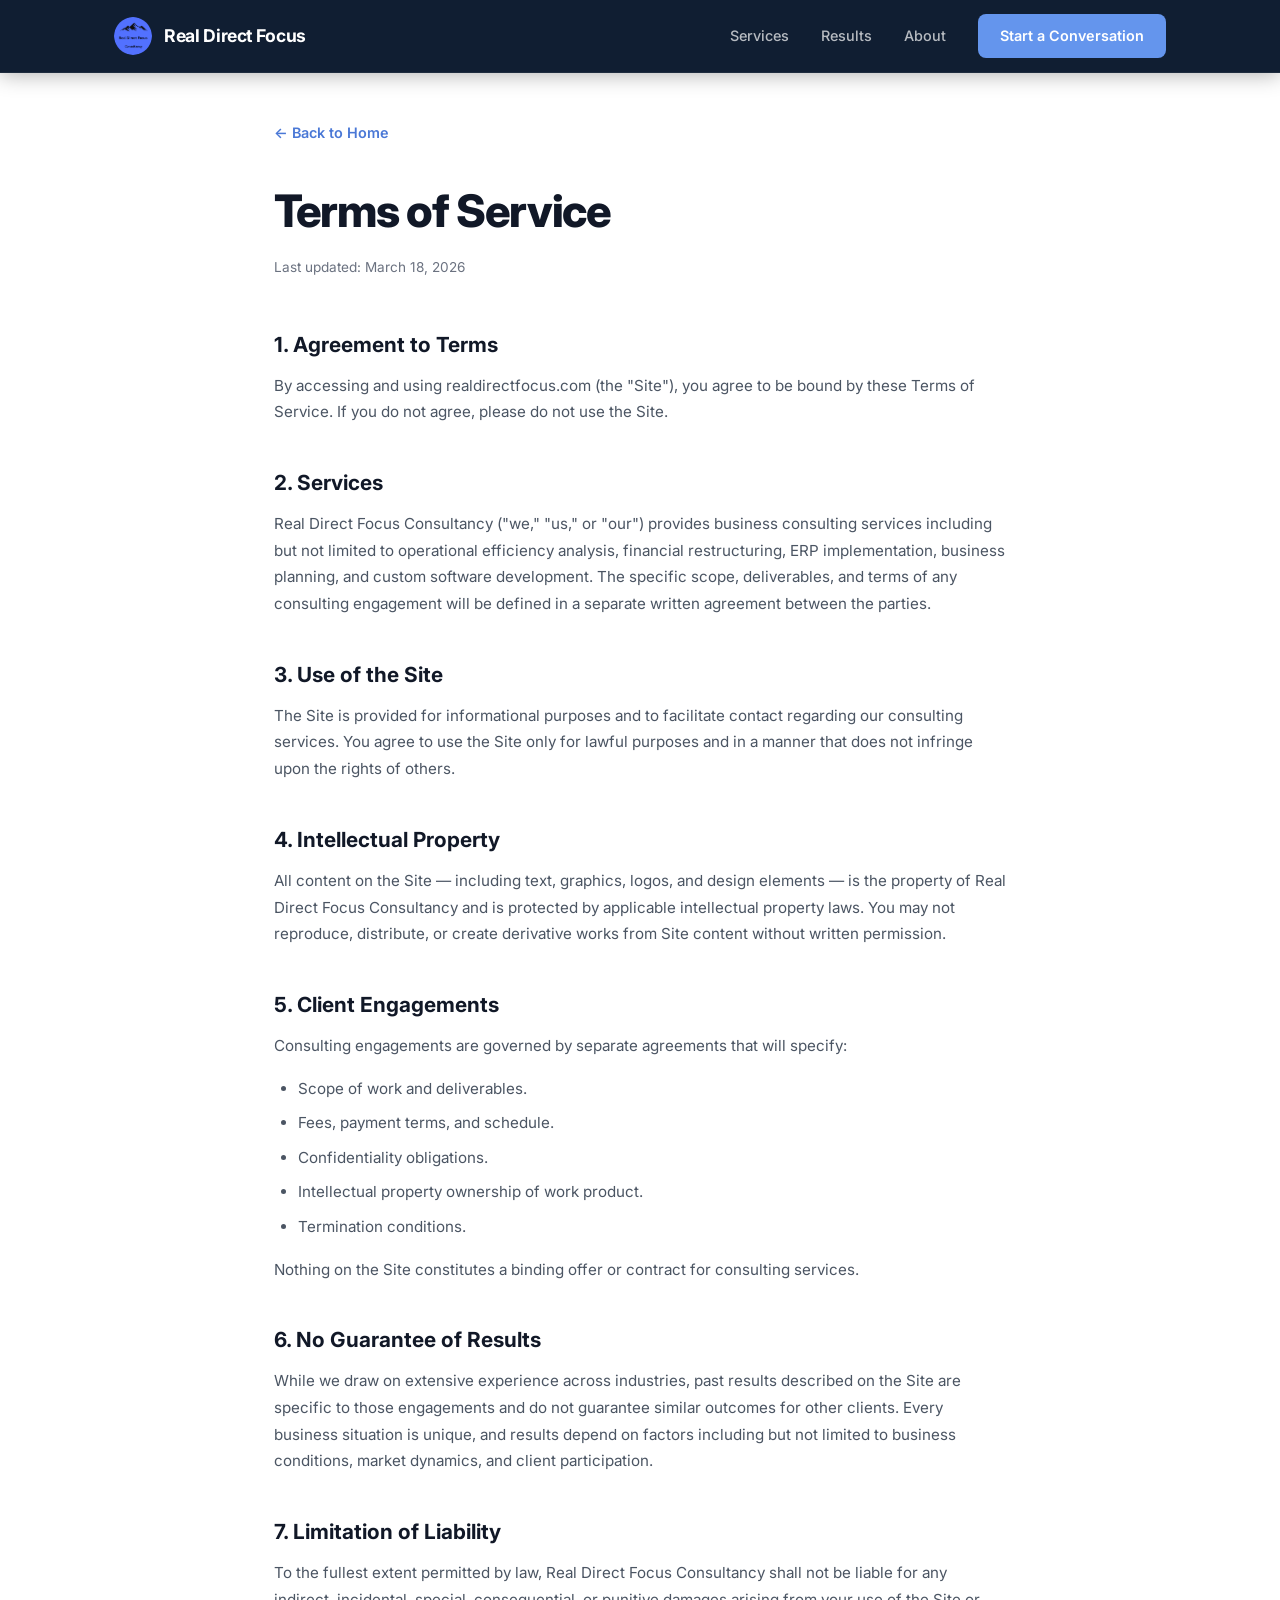
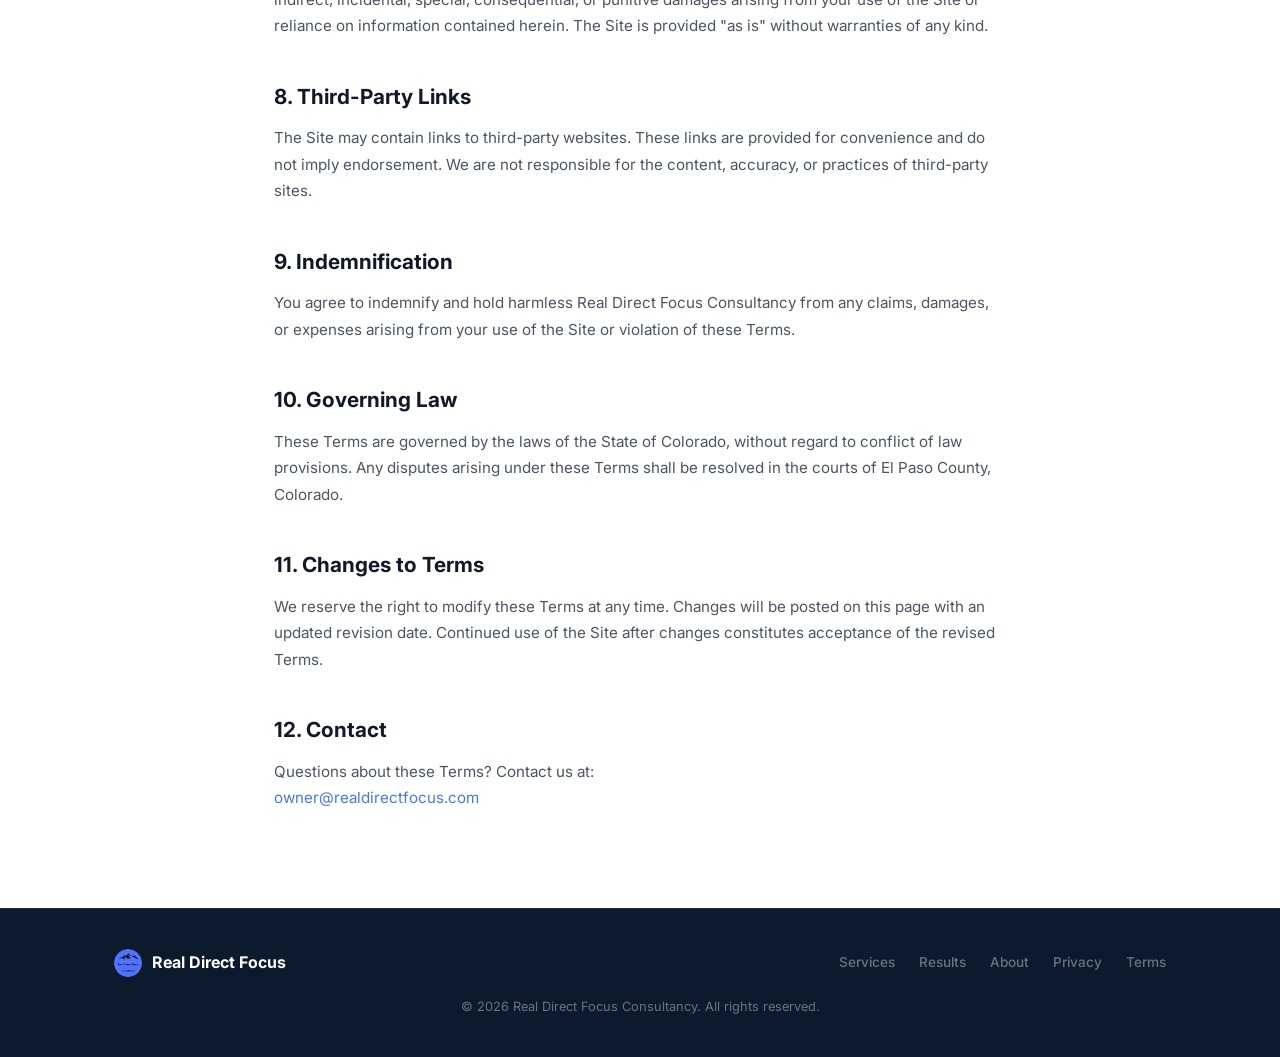
<file: terms.html>
<!DOCTYPE html>
<html lang="en">
<head>
  <meta charset="UTF-8">
  <meta name="viewport" content="width=device-width, initial-scale=1.0">
  <title>Terms of Service — Real Direct Focus Consultancy</title>
  <meta name="description" content="Terms of service for Real Direct Focus Consultancy.">
  <link rel="icon" type="image/svg+xml" href="favicon.svg">
  <link rel="preconnect" href="https://fonts.googleapis.com">
  <link rel="preconnect" href="https://fonts.gstatic.com" crossorigin>
  <link href="https://fonts.googleapis.com/css2?family=Inter:wght@400;500;600;700;800&display=swap" rel="stylesheet">
  <link rel="stylesheet" href="styles.css">
  <style>
    .legal-page { padding: 120px 0 80px; background: var(--white); min-height: 100vh; }
    .legal-page h1 { font-size: clamp(2rem, 4vw, 2.8rem); font-weight: 800; letter-spacing: -0.03em; margin-bottom: 8px; }
    .legal-page .legal-updated { font-size: 0.85rem; color: var(--gray-500); margin-bottom: 48px; }
    .legal-page h2 { font-size: 1.3rem; font-weight: 700; margin-top: 40px; margin-bottom: 12px; color: var(--gray-900); }
    .legal-page p, .legal-page li { font-size: 0.95rem; color: var(--gray-600); line-height: 1.75; margin-bottom: 16px; }
    .legal-page ul { padding-left: 24px; margin-bottom: 16px; }
    .legal-page li { margin-bottom: 8px; }
    .legal-page a { color: var(--blue-500); }
    .legal-back { display: inline-flex; align-items: center; gap: 8px; font-size: 0.9rem; font-weight: 600; color: var(--blue-500); margin-bottom: 32px; }
    .legal-back:hover { color: var(--blue-400); }
  </style>
</head>
<body>
  <!-- Navigation -->
  <nav class="nav scrolled" id="nav">
    <div class="nav-container">
      <a href="/" class="nav-logo">
        <img src="logo.png" alt="Real Direct Focus" class="logo-img">
        <span>Real Direct Focus</span>
      </a>
      <div class="nav-links" id="nav-links">
        <a href="/#services">Services</a>
        <a href="/#results">Results</a>
        <a href="/#about">About</a>
        <a href="/#contact" class="nav-cta">Start a Conversation</a>
      </div>
      <button class="nav-toggle" id="nav-toggle" aria-label="Toggle navigation">
        <span></span><span></span><span></span>
      </button>
    </div>
  </nav>

  <section class="legal-page">
    <div class="container" style="max-width: 780px;">
      <a href="/" class="legal-back">&larr; Back to Home</a>
      <h1>Terms of Service</h1>
      <p class="legal-updated">Last updated: March 18, 2026</p>

      <h2>1. Agreement to Terms</h2>
      <p>By accessing and using realdirectfocus.com (the "Site"), you agree to be bound by these Terms of Service. If you do not agree, please do not use the Site.</p>

      <h2>2. Services</h2>
      <p>Real Direct Focus Consultancy ("we," "us," or "our") provides business consulting services including but not limited to operational efficiency analysis, financial restructuring, ERP implementation, business planning, and custom software development. The specific scope, deliverables, and terms of any consulting engagement will be defined in a separate written agreement between the parties.</p>

      <h2>3. Use of the Site</h2>
      <p>The Site is provided for informational purposes and to facilitate contact regarding our consulting services. You agree to use the Site only for lawful purposes and in a manner that does not infringe upon the rights of others.</p>

      <h2>4. Intellectual Property</h2>
      <p>All content on the Site — including text, graphics, logos, and design elements — is the property of Real Direct Focus Consultancy and is protected by applicable intellectual property laws. You may not reproduce, distribute, or create derivative works from Site content without written permission.</p>

      <h2>5. Client Engagements</h2>
      <p>Consulting engagements are governed by separate agreements that will specify:</p>
      <ul>
        <li>Scope of work and deliverables.</li>
        <li>Fees, payment terms, and schedule.</li>
        <li>Confidentiality obligations.</li>
        <li>Intellectual property ownership of work product.</li>
        <li>Termination conditions.</li>
      </ul>
      <p>Nothing on the Site constitutes a binding offer or contract for consulting services.</p>

      <h2>6. No Guarantee of Results</h2>
      <p>While we draw on extensive experience across industries, past results described on the Site are specific to those engagements and do not guarantee similar outcomes for other clients. Every business situation is unique, and results depend on factors including but not limited to business conditions, market dynamics, and client participation.</p>

      <h2>7. Limitation of Liability</h2>
      <p>To the fullest extent permitted by law, Real Direct Focus Consultancy shall not be liable for any indirect, incidental, special, consequential, or punitive damages arising from your use of the Site or reliance on information contained herein. The Site is provided "as is" without warranties of any kind.</p>

      <h2>8. Third-Party Links</h2>
      <p>The Site may contain links to third-party websites. These links are provided for convenience and do not imply endorsement. We are not responsible for the content, accuracy, or practices of third-party sites.</p>

      <h2>9. Indemnification</h2>
      <p>You agree to indemnify and hold harmless Real Direct Focus Consultancy from any claims, damages, or expenses arising from your use of the Site or violation of these Terms.</p>

      <h2>10. Governing Law</h2>
      <p>These Terms are governed by the laws of the State of Colorado, without regard to conflict of law provisions. Any disputes arising under these Terms shall be resolved in the courts of El Paso County, Colorado.</p>

      <h2>11. Changes to Terms</h2>
      <p>We reserve the right to modify these Terms at any time. Changes will be posted on this page with an updated revision date. Continued use of the Site after changes constitutes acceptance of the revised Terms.</p>

      <h2>12. Contact</h2>
      <p>Questions about these Terms? Contact us at:<br>
      <a href="mailto:owner@realdirectfocus.com">owner@realdirectfocus.com</a></p>
    </div>
  </section>

  <footer class="footer">
    <div class="container footer-content">
      <div class="footer-brand">
        <img src="logo.png" alt="Real Direct Focus" class="footer-logo-img">
        <span>Real Direct Focus</span>
      </div>
      <div class="footer-links">
        <a href="/#services">Services</a>
        <a href="/#results">Results</a>
        <a href="/#about">About</a>
        <a href="/privacy.html">Privacy</a>
        <a href="/terms.html">Terms</a>
      </div>
      <p class="footer-copy">&copy; 2026 Real Direct Focus Consultancy. All rights reserved.</p>
    </div>
  </footer>

  <script>
    // Mobile nav toggle
    const navToggle = document.getElementById('nav-toggle');
    const navLinks = document.getElementById('nav-links');
    navToggle.addEventListener('click', () => {
      navToggle.classList.toggle('active');
      navLinks.classList.toggle('active');
    });
  </script>
</body>
</html>
</file>
<file: styles.css>
/* ===== RESET & BASE ===== */
*, *::before, *::after {
  margin: 0;
  padding: 0;
  box-sizing: border-box;
}

:root {
  /* Real Direct Focus brand — mountain blue palette */
  --brand-blue: #6495ED;
  --brand-blue-dark: #4A78D6;
  --brand-blue-light: #89B4F7;
  --navy-900: #0c1a2e;
  --navy-800: #111d32;
  --navy-700: #162540;
  --navy-600: #1e3050;
  --blue-500: #4A78D6;
  --blue-400: #6495ED;
  --blue-300: #89B4F7;
  --accent: #6495ED;
  --accent-hover: #4A78D6;
  --accent-light: #89B4F7;
  --green-500: #22c55e;
  --green-400: #4ade80;
  --white: #ffffff;
  --gray-50: #f9fafb;
  --gray-100: #f3f4f6;
  --gray-200: #e5e7eb;
  --gray-300: #d1d5db;
  --gray-400: #9ca3af;
  --gray-500: #6b7280;
  --gray-600: #4b5563;
  --gray-700: #374151;
  --gray-800: #1f2937;
  --gray-900: #111827;
  --radius: 12px;
  --radius-lg: 16px;
  --font: 'Inter', -apple-system, BlinkMacSystemFont, 'Segoe UI', sans-serif;
  --mono: 'JetBrains Mono', 'Fira Code', monospace;
}

html {
  scroll-behavior: smooth;
  -webkit-font-smoothing: antialiased;
  -moz-osx-font-smoothing: grayscale;
}

body {
  font-family: var(--font);
  background: var(--white);
  color: var(--gray-900);
  line-height: 1.6;
  overflow-x: hidden;
}

a {
  color: var(--blue-500);
  text-decoration: none;
  transition: color 0.2s;
}

a:hover {
  color: var(--blue-400);
}

img {
  max-width: 100%;
  display: block;
}

/* ===== LAYOUT ===== */
.container {
  max-width: 1100px;
  margin: 0 auto;
  padding: 0 24px;
}

.section-header {
  text-align: center;
  max-width: 640px;
  margin: 0 auto 64px;
}

.section-header h2 {
  font-size: clamp(1.8rem, 4vw, 2.4rem);
  font-weight: 800;
  letter-spacing: -0.03em;
  margin-bottom: 16px;
  line-height: 1.15;
}

.section-header p {
  color: var(--gray-500);
  font-size: 1.05rem;
  line-height: 1.6;
}

.section-tag {
  display: inline-block;
  font-size: 0.8rem;
  font-weight: 600;
  letter-spacing: 0.06em;
  text-transform: uppercase;
  color: var(--blue-500);
  background: rgba(100, 149, 237, 0.08);
  padding: 6px 16px;
  border-radius: 100px;
  margin-bottom: 20px;
}

/* Dark section variants */
.section-dark .section-header h2 {
  color: var(--white);
}

.section-dark .section-header p {
  color: var(--gray-400);
}

.section-dark .section-tag {
  color: var(--accent-light);
  background: rgba(100, 149, 237, 0.12);
}

/* ===== BUTTONS ===== */
.btn {
  display: inline-flex;
  align-items: center;
  gap: 10px;
  font-family: var(--font);
  font-weight: 600;
  font-size: 0.95rem;
  padding: 14px 28px;
  border-radius: 10px;
  border: none;
  cursor: pointer;
  transition: all 0.2s ease;
  text-decoration: none;
}

.btn-primary {
  background: var(--accent);
  color: var(--white);
  box-shadow: 0 2px 8px rgba(100, 149, 237, 0.3);
}

.btn-primary:hover {
  background: var(--accent-hover);
  color: var(--white);
  transform: translateY(-2px);
  box-shadow: 0 4px 16px rgba(100, 149, 237, 0.4);
}

.btn-secondary {
  background: transparent;
  color: var(--white);
  border: 1px solid rgba(255, 255, 255, 0.3);
}

.btn-secondary:hover {
  background: rgba(255, 255, 255, 0.1);
  border-color: rgba(255, 255, 255, 0.5);
  color: var(--white);
}

.btn-outline {
  background: transparent;
  color: var(--gray-700);
  border: 1px solid var(--gray-300);
}

.btn-outline:hover {
  background: var(--gray-50);
  border-color: var(--gray-400);
  color: var(--gray-900);
}

.btn-sm {
  padding: 10px 20px;
  font-size: 0.875rem;
}

.btn-lg {
  padding: 18px 36px;
  font-size: 1.05rem;
}

.btn-full {
  width: 100%;
  justify-content: center;
}

/* ===== NAVIGATION ===== */
.nav {
  position: fixed;
  top: 0;
  left: 0;
  right: 0;
  z-index: 1000;
  background: rgba(12, 26, 46, 0.95);
  backdrop-filter: blur(20px);
  -webkit-backdrop-filter: blur(20px);
  border-bottom: 1px solid rgba(255, 255, 255, 0.06);
  transition: all 0.3s;
}

.nav.scrolled {
  background: rgba(12, 26, 46, 0.98);
  box-shadow: 0 2px 20px rgba(0, 0, 0, 0.3);
}

.nav-container {
  max-width: 1100px;
  margin: 0 auto;
  padding: 0 24px;
  display: flex;
  align-items: center;
  justify-content: space-between;
  height: 72px;
}

.nav-logo {
  display: flex;
  align-items: center;
  gap: 12px;
  font-size: 1.1rem;
  font-weight: 700;
  color: var(--white);
  letter-spacing: -0.02em;
}

.nav-logo:hover {
  color: var(--white);
}

.logo-img {
  width: 38px;
  height: 38px;
  border-radius: 50%;
}

.nav-links {
  display: flex;
  align-items: center;
  gap: 32px;
}

.nav-links a {
  color: rgba(255, 255, 255, 0.7);
  font-size: 0.9rem;
  font-weight: 500;
  transition: color 0.2s;
}

.nav-links a:hover {
  color: var(--white);
}

.nav-cta {
  background: var(--accent) !important;
  color: var(--white) !important;
  padding: 10px 22px !important;
  border-radius: 8px !important;
  font-weight: 600 !important;
}

.nav-cta:hover {
  background: var(--accent-hover) !important;
}

.nav-toggle {
  display: none;
  flex-direction: column;
  gap: 5px;
  background: none;
  border: none;
  cursor: pointer;
  padding: 4px;
}

.nav-toggle span {
  display: block;
  width: 24px;
  height: 2px;
  background: var(--white);
  border-radius: 2px;
  transition: all 0.3s;
}

/* ===== HERO ===== */
.hero {
  position: relative;
  min-height: 100vh;
  display: flex;
  align-items: center;
  padding: 120px 0 80px;
  overflow: hidden;
  background: linear-gradient(135deg, var(--navy-900) 0%, #0f2847 40%, #1a3a6a 100%);
}

.hero-bg {
  position: absolute;
  inset: 0;
  z-index: 0;
}

.grid-overlay {
  position: absolute;
  inset: 0;
  background-image:
    linear-gradient(rgba(100, 149, 237, 0.04) 1px, transparent 1px),
    linear-gradient(90deg, rgba(100, 149, 237, 0.04) 1px, transparent 1px);
  background-size: 60px 60px;
  mask-image: radial-gradient(ellipse at 70% 30%, black 20%, transparent 70%);
  -webkit-mask-image: radial-gradient(ellipse at 70% 30%, black 20%, transparent 70%);
}

.gradient-orb {
  position: absolute;
  border-radius: 50%;
  filter: blur(100px);
  opacity: 0.3;
}

.orb-1 {
  width: 600px;
  height: 600px;
  background: radial-gradient(circle, rgba(100, 149, 237, 0.4), transparent 70%);
  top: -200px;
  right: -100px;
  animation: float 20s ease-in-out infinite;
}

.orb-2 {
  width: 400px;
  height: 400px;
  background: radial-gradient(circle, rgba(74, 120, 214, 0.2), transparent 70%);
  bottom: -100px;
  left: -100px;
  animation: float 25s ease-in-out infinite reverse;
}

@keyframes float {
  0%, 100% { transform: translate(0, 0); }
  33% { transform: translate(30px, -30px); }
  66% { transform: translate(-20px, 20px); }
}

.hero-content {
  position: relative;
  z-index: 1;
  max-width: 750px;
}

.hero-badge {
  display: inline-block;
  font-size: 0.8rem;
  font-weight: 600;
  color: var(--accent-light);
  letter-spacing: 0.05em;
  margin-bottom: 28px;
  padding: 8px 18px;
  background: rgba(100, 149, 237, 0.1);
  border: 1px solid rgba(100, 149, 237, 0.2);
  border-radius: 100px;
}

.hero h1 {
  font-size: clamp(2.5rem, 6vw, 3.5rem);
  font-weight: 800;
  letter-spacing: -0.04em;
  line-height: 1.1;
  margin-bottom: 24px;
  color: var(--white);
}

.hero h1 .text-gradient {
  background: linear-gradient(135deg, var(--accent) 0%, var(--accent-light) 100%);
  -webkit-background-clip: text;
  -webkit-text-fill-color: transparent;
  background-clip: text;
}

.hero-sub {
  font-size: 1.15rem;
  color: rgba(255, 255, 255, 0.65);
  line-height: 1.7;
  max-width: 580px;
  margin-bottom: 40px;
}

.hero-actions {
  display: flex;
  gap: 16px;
  flex-wrap: wrap;
  margin-bottom: 64px;
}

.hero-stats {
  display: flex;
  align-items: center;
  gap: 32px;
  padding-top: 40px;
  border-top: 1px solid rgba(255, 255, 255, 0.1);
}

.stat {
  display: flex;
  flex-direction: column;
  gap: 4px;
}

.stat-value {
  font-size: 1.25rem;
  font-weight: 700;
  color: var(--accent-light);
}

.stat-label {
  font-size: 0.8rem;
  color: rgba(255, 255, 255, 0.5);
  font-weight: 500;
}

.stat-divider {
  width: 1px;
  height: 40px;
  background: rgba(255, 255, 255, 0.1);
}

/* ===== SERVICES (light bg) ===== */
.services {
  padding: 96px 0;
  background: var(--gray-50);
}

.services-grid {
  display: grid;
  grid-template-columns: repeat(3, 1fr);
  gap: 24px;
}

.service-card {
  background: var(--white);
  border: 1px solid var(--gray-200);
  border-radius: var(--radius);
  padding: 32px 28px;
  transition: all 0.2s ease;
}

.service-card:hover {
  border-color: var(--blue-400);
  transform: translateY(-3px);
  box-shadow: 0 4px 20px rgba(100, 149, 237, 0.1);
}

.service-icon {
  width: 48px;
  height: 48px;
  display: flex;
  align-items: center;
  justify-content: center;
  background: rgba(100, 149, 237, 0.08);
  border-radius: 10px;
  color: var(--blue-500);
  margin-bottom: 20px;
}

.service-card h3 {
  font-size: 1.05rem;
  font-weight: 700;
  margin-bottom: 10px;
  color: var(--gray-900);
}

.service-card p {
  font-size: 0.92rem;
  color: var(--gray-500);
  line-height: 1.65;
}

.service-card-cta {
  background: linear-gradient(135deg, rgba(100, 149, 237, 0.06) 0%, rgba(74, 120, 214, 0.08) 100%);
  border-color: var(--blue-400);
  display: flex;
  flex-direction: column;
  justify-content: center;
}

.service-card-cta h3 {
  color: var(--blue-500);
}

.service-card-cta .btn {
  margin-top: 16px;
  align-self: flex-start;
}

/* ===== RESULTS (dark bg) ===== */
.results {
  padding: 96px 0;
  background: var(--navy-900);
}

.results-grid {
  display: grid;
  grid-template-columns: repeat(1, 1fr);
  gap: 28px;
}

.result-card {
  background: rgba(255, 255, 255, 0.04);
  border: 1px solid rgba(255, 255, 255, 0.08);
  border-radius: var(--radius-lg);
  padding: 40px;
  transition: all 0.2s ease;
}

.result-card:hover {
  border-color: rgba(255, 255, 255, 0.15);
  background: rgba(255, 255, 255, 0.06);
}

.result-header {
  display: flex;
  align-items: center;
  justify-content: space-between;
  margin-bottom: 16px;
}

.result-industry {
  font-size: 0.72rem;
  font-weight: 600;
  text-transform: uppercase;
  letter-spacing: 0.08em;
  color: var(--accent-light);
  background: rgba(100, 149, 237, 0.12);
  padding: 5px 12px;
  border-radius: 6px;
}

.result-type {
  font-size: 0.72rem;
  font-weight: 600;
  text-transform: uppercase;
  letter-spacing: 0.08em;
  color: var(--gray-400);
  background: rgba(255, 255, 255, 0.06);
  padding: 5px 12px;
  border-radius: 6px;
}

.result-title {
  font-size: 1.4rem;
  font-weight: 800;
  letter-spacing: -0.03em;
  margin-bottom: 24px;
  color: var(--white);
}

.result-details {
  display: grid;
  grid-template-columns: 1fr 1fr 1fr;
  gap: 24px;
}

.result-detail {
  padding-left: 16px;
  border-left: 2px solid rgba(100, 149, 237, 0.3);
}

.detail-label {
  font-size: 0.7rem;
  font-weight: 700;
  text-transform: uppercase;
  letter-spacing: 0.1em;
  color: var(--accent-light);
  display: block;
  margin-bottom: 6px;
}

.result-detail p {
  font-size: 0.9rem;
  color: var(--gray-400);
  line-height: 1.6;
}

.result-outcomes {
  display: flex;
  flex-wrap: wrap;
  gap: 8px;
}

.outcome-tag {
  font-size: 0.78rem;
  font-weight: 600;
  padding: 5px 12px;
  border-radius: 6px;
  line-height: 1.4;
}

.outcome-tag a {
  color: inherit;
  text-decoration: underline;
  text-underline-offset: 2px;
}

.outcome-green {
  color: var(--green-400);
  background: rgba(34, 197, 94, 0.1);
  border: 1px solid rgba(34, 197, 94, 0.2);
}

.outcome-blue {
  color: var(--blue-300);
  background: rgba(100, 149, 237, 0.1);
  border: 1px solid rgba(100, 149, 237, 0.2);
}

/* ===== EXPERTISE / INDUSTRIES (light bg) ===== */
.expertise {
  padding: 96px 0;
  background: var(--gray-50);
}

.expertise-layout {
  display: grid;
  grid-template-columns: 1.2fr 0.8fr;
  gap: 64px;
  align-items: start;
}

.expertise-block-title {
  font-size: 0.75rem;
  font-weight: 700;
  text-transform: uppercase;
  letter-spacing: 0.1em;
  color: var(--blue-500);
  margin-bottom: 24px;
}

.industry-grid {
  display: grid;
  grid-template-columns: 1fr 1fr;
  gap: 16px;
}

.industry-tag {
  display: flex;
  align-items: flex-start;
  gap: 14px;
  padding: 18px 20px;
  background: var(--white);
  border: 1px solid var(--gray-200);
  border-radius: var(--radius);
  transition: all 0.2s ease;
}

.industry-tag:hover {
  border-color: var(--blue-400);
  transform: translateY(-2px);
  box-shadow: 0 4px 16px rgba(100, 149, 237, 0.08);
}

.industry-icon {
  font-size: 1.3rem;
  line-height: 1;
  margin-top: 2px;
  min-width: 24px;
  text-align: center;
}

.industry-tag strong {
  display: block;
  font-size: 0.92rem;
  font-weight: 700;
  color: var(--gray-900);
  margin-bottom: 3px;
}

.industry-tag span {
  font-size: 0.8rem;
  color: var(--gray-500);
  line-height: 1.5;
}

.skills-grid {
  display: grid;
  grid-template-columns: 1fr;
  gap: 12px;
}

.skill-item {
  display: flex;
  align-items: center;
  gap: 14px;
  padding: 14px 20px;
  background: var(--white);
  border: 1px solid var(--gray-200);
  border-radius: 8px;
  transition: all 0.2s ease;
}

.skill-item:hover {
  border-color: var(--blue-400);
  background: rgba(100, 149, 237, 0.03);
}

.skill-marker {
  width: 8px;
  height: 8px;
  min-width: 8px;
  border-radius: 50%;
  background: var(--accent);
}

.skill-item span {
  font-size: 0.92rem;
  font-weight: 600;
  color: var(--gray-800);
}

/* ===== SOCIAL PROOF (gradient bg) ===== */
.social-proof {
  padding: 96px 0;
  background: linear-gradient(135deg, var(--blue-500) 0%, #3a5fbc 50%, var(--navy-900) 100%);
  color: var(--white);
}

.social-proof .section-header h2 {
  color: var(--white);
}

.social-proof .section-header p {
  color: rgba(255, 255, 255, 0.7);
}

.social-proof .section-tag {
  color: rgba(255, 255, 255, 0.9);
  background: rgba(255, 255, 255, 0.12);
}

.credentials-grid {
  display: grid;
  grid-template-columns: repeat(3, 1fr);
  gap: 24px;
  margin-bottom: 48px;
}

.credential-card {
  text-align: center;
  padding: 36px 24px;
  background: rgba(255, 255, 255, 0.08);
  border: 1px solid rgba(255, 255, 255, 0.1);
  border-radius: var(--radius);
  backdrop-filter: blur(10px);
  transition: all 0.2s;
}

.credential-card:hover {
  background: rgba(255, 255, 255, 0.12);
  transform: translateY(-2px);
}

.credential-icon {
  font-size: 2rem;
  margin-bottom: 16px;
  color: var(--accent-light);
}

.credential-card h3 {
  font-size: 1.05rem;
  font-weight: 700;
  margin-bottom: 10px;
  color: var(--white);
}

.credential-card p {
  font-size: 0.88rem;
  color: rgba(255, 255, 255, 0.65);
  line-height: 1.6;
}

/* Certifications bar */
.cert-bar {
  display: flex;
  flex-wrap: wrap;
  justify-content: center;
  gap: 16px;
  margin-bottom: 48px;
}

.cert-badge {
  display: inline-flex;
  align-items: center;
  gap: 8px;
  padding: 8px 18px;
  background: rgba(255, 255, 255, 0.08);
  border: 1px solid rgba(255, 255, 255, 0.12);
  border-radius: 100px;
  font-size: 0.8rem;
  font-weight: 600;
  color: rgba(255, 255, 255, 0.85);
}

.cert-badge .cert-dot {
  width: 6px;
  height: 6px;
  border-radius: 50%;
  background: var(--accent-light);
}

/* Testimonials */
.testimonials {
  max-width: 700px;
  margin: 0 auto;
}

.testimonial-card {
  background: rgba(255, 255, 255, 0.06);
  border: 1px solid rgba(255, 255, 255, 0.1);
  border-radius: var(--radius);
  padding: 36px;
}

.testimonial-text {
  font-size: 1.05rem;
  font-style: italic;
  color: rgba(255, 255, 255, 0.85);
  margin-bottom: 24px;
  line-height: 1.7;
}

.testimonial-author {
  display: flex;
  align-items: center;
  gap: 12px;
}

.testimonial-avatar {
  width: 44px;
  height: 44px;
  border-radius: 50%;
  background: rgba(255, 255, 255, 0.1);
  border: 1px solid rgba(255, 255, 255, 0.15);
  display: flex;
  align-items: center;
  justify-content: center;
  color: rgba(255, 255, 255, 0.5);
  font-size: 1.1rem;
  font-weight: 700;
}

.testimonial-name {
  display: block;
  font-weight: 600;
  font-size: 0.9rem;
  color: var(--white);
}

.testimonial-role {
  display: block;
  font-size: 0.8rem;
  color: rgba(255, 255, 255, 0.5);
}

.testimonial-role a {
  color: var(--accent-light);
}

/* ===== ABOUT (light bg) ===== */
.about {
  padding: 96px 0;
  background: var(--white);
}

.about-grid {
  display: grid;
  grid-template-columns: 1fr 1fr;
  gap: 80px;
  align-items: center;
}

.about-content h2 {
  font-size: clamp(1.75rem, 3.5vw, 2.25rem);
  font-weight: 800;
  letter-spacing: -0.03em;
  margin-bottom: 20px;
  line-height: 1.15;
  color: var(--gray-900);
}

.about-content > p {
  color: var(--gray-500);
  font-size: 1rem;
  line-height: 1.7;
  margin-bottom: 36px;
}

.about-points {
  display: flex;
  flex-direction: column;
  gap: 24px;
}

.about-point {
  display: flex;
  gap: 16px;
  align-items: flex-start;
}

.point-marker {
  width: 8px;
  height: 8px;
  min-width: 8px;
  border-radius: 50%;
  background: var(--accent);
  margin-top: 8px;
}

.about-point strong {
  display: block;
  font-size: 0.95rem;
  font-weight: 700;
  margin-bottom: 4px;
  color: var(--gray-900);
}

.about-point span {
  font-size: 0.9rem;
  color: var(--gray-500);
  line-height: 1.6;
}

/* Capability Stack Visual */
.capability-stack {
  display: flex;
  flex-direction: column;
  gap: 14px;
}

.cap-layer {
  display: flex;
  align-items: center;
  justify-content: space-between;
  padding: 22px 24px;
  border-radius: var(--radius);
  border: 1px solid var(--gray-200);
  transition: all 0.2s;
}

.cap-layer:hover {
  transform: translateX(8px);
  box-shadow: 0 2px 12px rgba(0, 0, 0, 0.06);
}

.cap-label {
  font-weight: 700;
  font-size: 0.95rem;
  color: var(--gray-900);
}

.cap-desc {
  font-size: 0.82rem;
  color: var(--gray-500);
  font-family: var(--mono);
}

.cap-discover {
  background: rgba(100, 149, 237, 0.05);
  border-color: rgba(100, 149, 237, 0.15);
}

.cap-analyze {
  background: rgba(74, 120, 214, 0.05);
  border-color: rgba(74, 120, 214, 0.15);
}

.cap-build {
  background: rgba(34, 197, 94, 0.05);
  border-color: rgba(34, 197, 94, 0.15);
}

.cap-sustain {
  background: rgba(139, 92, 246, 0.05);
  border-color: rgba(139, 92, 246, 0.15);
}

/* ===== CONTACT (dark box) ===== */
.contact {
  padding: 96px 0;
  background: var(--gray-100);
}

.contact-inner {
  background: var(--navy-900);
  border-radius: var(--radius-lg);
  padding: 64px;
}

.contact-grid {
  display: grid;
  grid-template-columns: 1fr 1fr;
  gap: 64px;
  align-items: start;
}

.contact-content h2 {
  font-size: clamp(1.8rem, 3.5vw, 2.25rem);
  font-weight: 800;
  letter-spacing: -0.03em;
  margin-bottom: 16px;
  line-height: 1.15;
  color: var(--white);
}

.contact-content > p {
  color: var(--gray-400);
  font-size: 1rem;
  line-height: 1.7;
  margin-bottom: 32px;
}

.contact-content .btn {
  margin-bottom: 16px;
}

.contact-response {
  font-size: 0.8rem;
  color: var(--gray-500);
}

.contact-form {
  display: flex;
  flex-direction: column;
  gap: 18px;
}

.form-group {
  display: flex;
  flex-direction: column;
  gap: 6px;
}

.form-group label {
  font-size: 0.82rem;
  font-weight: 600;
  color: var(--gray-400);
}

.form-group input,
.form-group textarea {
  font-family: var(--font);
  font-size: 0.95rem;
  padding: 13px 16px;
  background: rgba(255, 255, 255, 0.06);
  border: 1px solid rgba(255, 255, 255, 0.12);
  border-radius: 8px;
  color: var(--white);
  transition: all 0.2s;
  outline: none;
}

.form-group input:focus,
.form-group textarea:focus {
  border-color: var(--accent);
  box-shadow: 0 0 0 3px rgba(100, 149, 237, 0.15);
}

.form-group input::placeholder,
.form-group textarea::placeholder {
  color: var(--gray-500);
}

.form-group textarea {
  resize: vertical;
  min-height: 110px;
}

.form-note {
  font-size: 0.8rem;
  color: var(--gray-500);
  text-align: center;
}

.form-note a {
  color: var(--accent-light);
}

#contact-status.contact-status-success,
#contact-status.contact-status-error {
  font-size: 1rem;
  font-weight: 600;
  text-align: left;
  padding: 0.875rem 1rem;
  margin-top: 0.875rem;
  border-radius: 6px;
  border-left: 3px solid;
}

#contact-status.contact-status-success {
  color: #0a7d40;
  background-color: #e8f5ec;
  border-left-color: #0a7d40;
}

#contact-status.contact-status-error {
  color: #b00020;
  background-color: #fdecef;
  border-left-color: #b00020;
}

/* ===== FOOTER ===== */
.footer {
  padding: 40px 0;
  background: var(--navy-900);
  border-top: 1px solid rgba(255, 255, 255, 0.06);
}

.footer-content {
  display: flex;
  align-items: center;
  justify-content: space-between;
  flex-wrap: wrap;
  gap: 20px;
}

.footer-brand {
  display: flex;
  align-items: center;
  gap: 10px;
  font-size: 1rem;
  font-weight: 700;
  color: var(--white);
}

.footer-logo-img {
  width: 28px;
  height: 28px;
  border-radius: 50%;
}

.footer-links {
  display: flex;
  gap: 24px;
}

.footer-links a {
  color: var(--gray-500);
  font-size: 0.85rem;
  font-weight: 500;
}

.footer-links a:hover {
  color: var(--white);
}

.footer-links-secondary {
  width: 100%;
  justify-content: center;
  padding-top: 16px;
  border-top: 1px solid rgba(255, 255, 255, 0.06);
}

.footer-links-label {
  font-size: 0.8rem;
  font-weight: 600;
  color: var(--gray-500);
}

.footer-links a.footer-project {
  font-size: 1.05rem;
  font-weight: 700;
  color: var(--white);
  letter-spacing: -0.01em;
}

.footer-links a.footer-project:hover {
  color: var(--blue-300);
}

.footer-divider {
  color: var(--gray-600);
}

.footer-copy {
  font-size: 0.8rem;
  color: var(--gray-500);
  width: 100%;
  text-align: center;
}

/* ===== ANIMATIONS ===== */
.fade-in {
  opacity: 0;
  transform: translateY(20px);
  transition: opacity 0.5s ease, transform 0.5s ease;
}

.fade-in.visible {
  opacity: 1;
  transform: translateY(0);
}

/* ===== RESPONSIVE ===== */
@media (max-width: 1024px) {
  .services-grid {
    grid-template-columns: repeat(2, 1fr);
  }

  .about-grid {
    grid-template-columns: 1fr;
    gap: 48px;
  }

  .contact-grid {
    grid-template-columns: 1fr;
    gap: 40px;
  }

  .contact-inner {
    padding: 48px;
  }

  .credentials-grid {
    grid-template-columns: repeat(2, 1fr);
  }

  .result-details {
    grid-template-columns: 1fr;
    gap: 20px;
  }

  .expertise-layout {
    grid-template-columns: 1fr;
    gap: 48px;
  }
}

@media (max-width: 768px) {
  .nav-links {
    display: none;
    position: absolute;
    top: 72px;
    left: 0;
    right: 0;
    background: rgba(12, 26, 46, 0.98);
    backdrop-filter: blur(20px);
    flex-direction: column;
    padding: 24px;
    gap: 20px;
    border-bottom: 1px solid rgba(255, 255, 255, 0.06);
  }

  .nav-links.active {
    display: flex;
  }

  .nav-toggle {
    display: flex;
  }

  .nav-toggle.active span:nth-child(1) {
    transform: rotate(45deg) translate(5px, 5px);
  }

  .nav-toggle.active span:nth-child(2) {
    opacity: 0;
  }

  .nav-toggle.active span:nth-child(3) {
    transform: rotate(-45deg) translate(5px, -5px);
  }

  .hero {
    padding: 100px 0 60px;
    min-height: auto;
  }

  .hero-stats {
    flex-direction: column;
    align-items: flex-start;
    gap: 20px;
  }

  .stat-divider {
    width: 40px;
    height: 1px;
  }

  .services-grid {
    grid-template-columns: 1fr;
  }

  .results-grid {
    grid-template-columns: 1fr;
  }

  .credentials-grid {
    grid-template-columns: 1fr;
  }

  .cert-bar {
    gap: 10px;
  }

  .result-card {
    padding: 28px;
  }

  .contact-inner {
    padding: 32px;
  }

  .industry-grid {
    grid-template-columns: 1fr;
  }

  .services,
  .results,
  .expertise,
  .social-proof,
  .about,
  .contact {
    padding: 72px 0;
  }

  .section-header {
    margin-bottom: 40px;
  }

  .footer-content {
    flex-direction: column;
    text-align: center;
  }

  .footer-links {
    flex-wrap: wrap;
    justify-content: center;
  }
}

@media (max-width: 480px) {
  .hero h1 {
    font-size: 2rem;
  }

  .hero-actions {
    flex-direction: column;
  }

  .hero-actions .btn {
    width: 100%;
    justify-content: center;
  }

  .container {
    padding: 0 16px;
  }

  .contact-inner {
    padding: 24px;
  }
}
</file>
